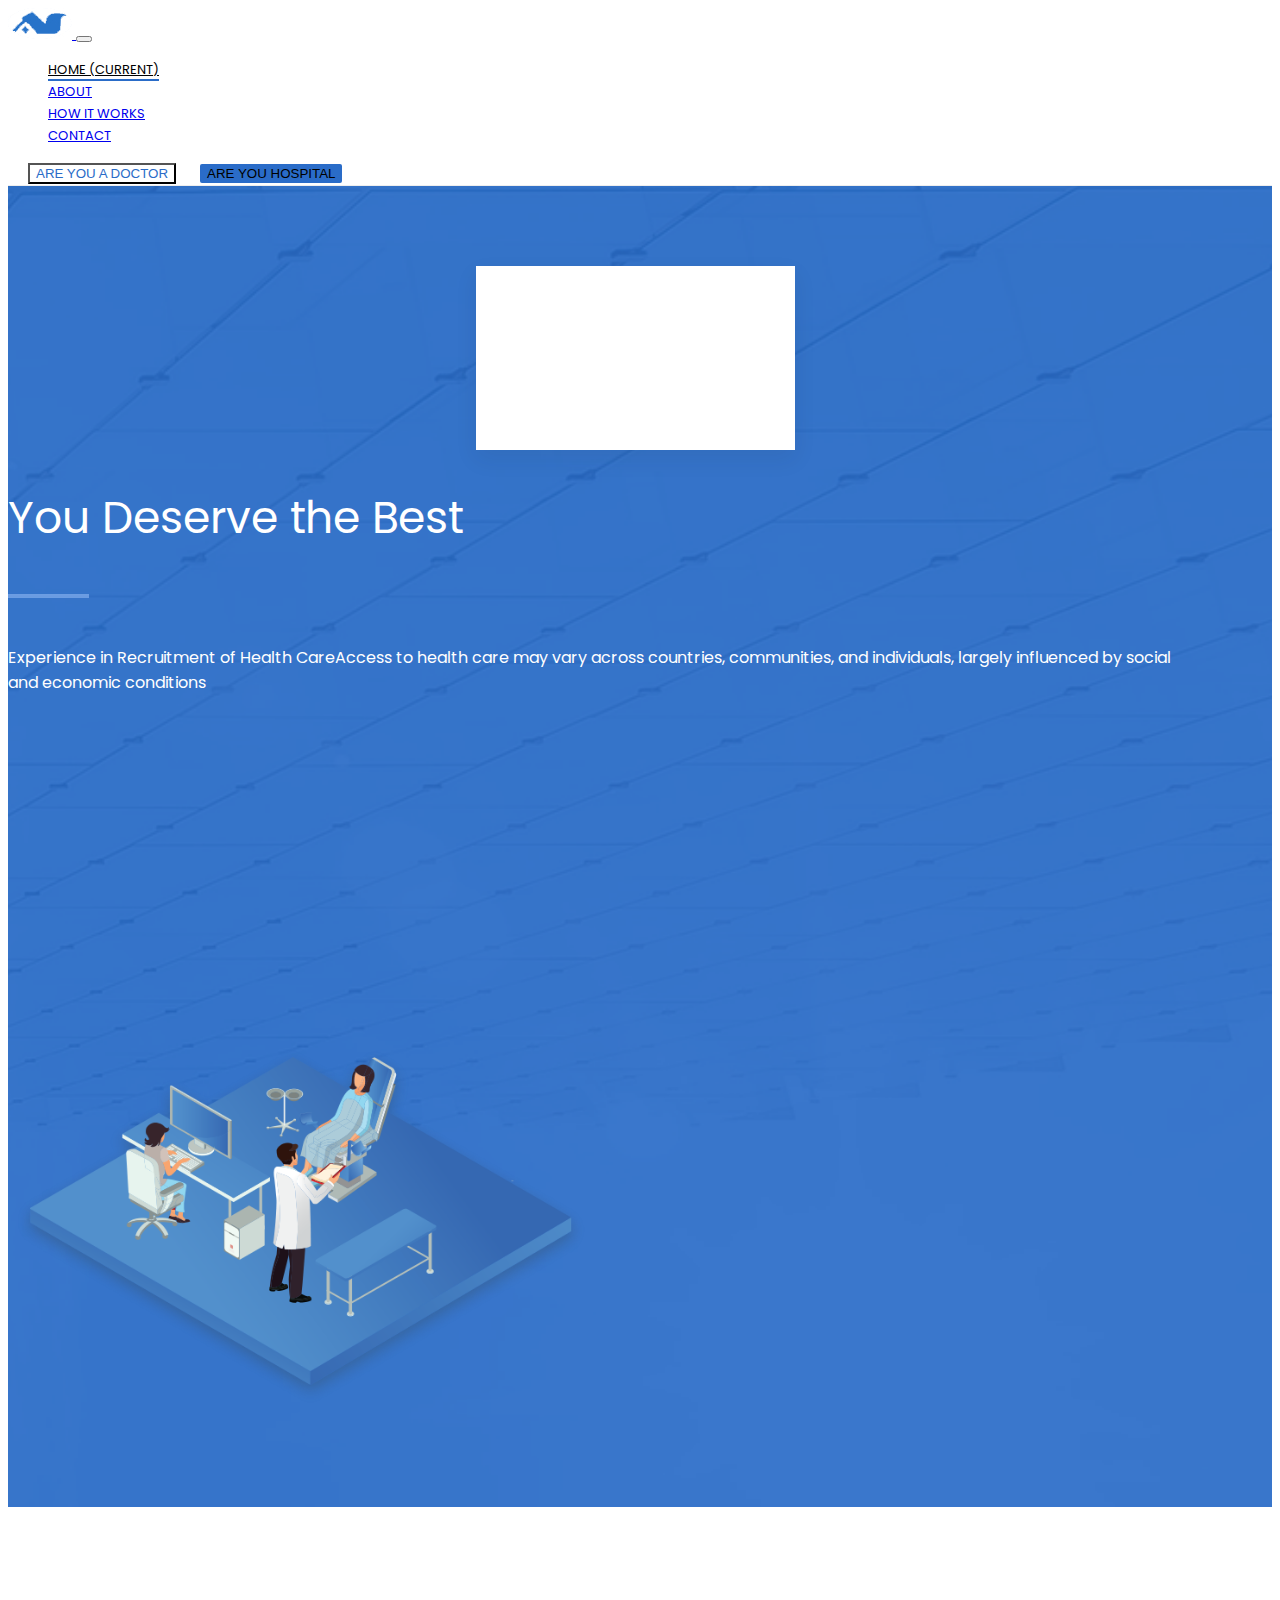
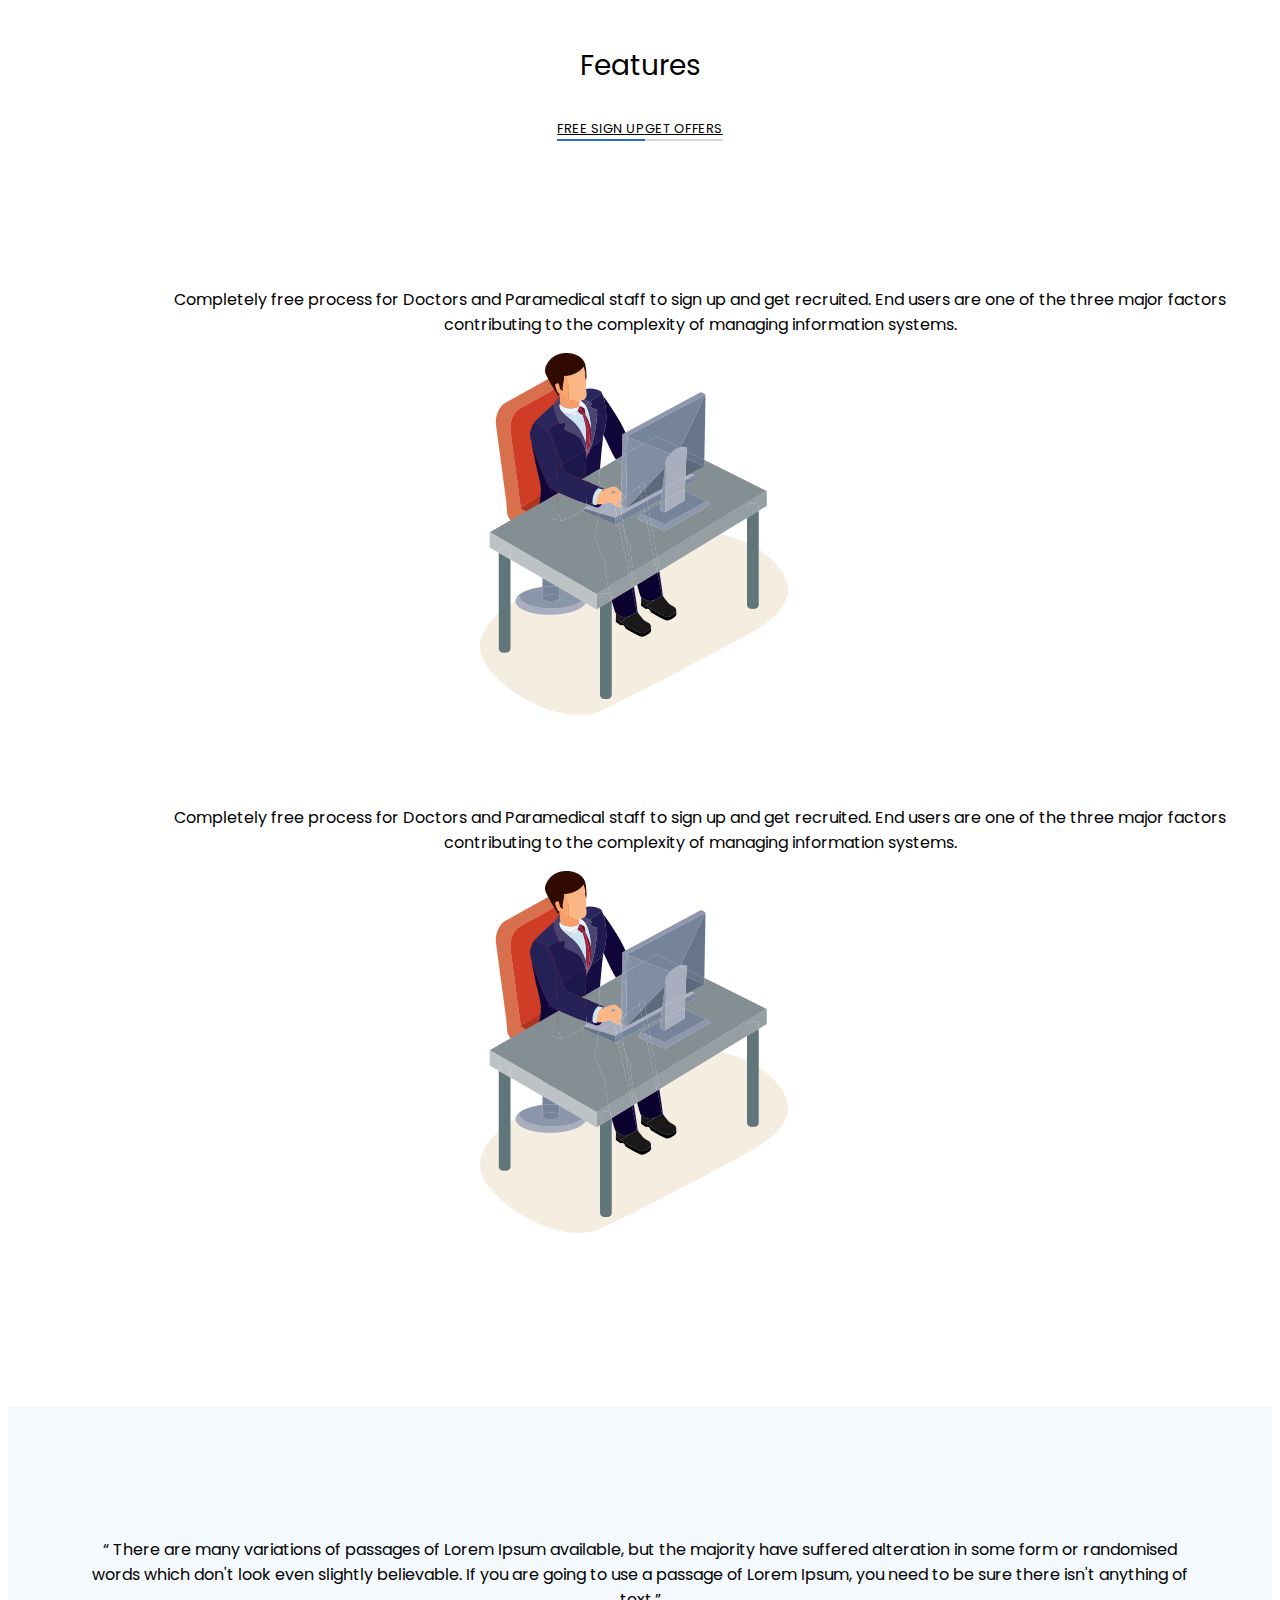
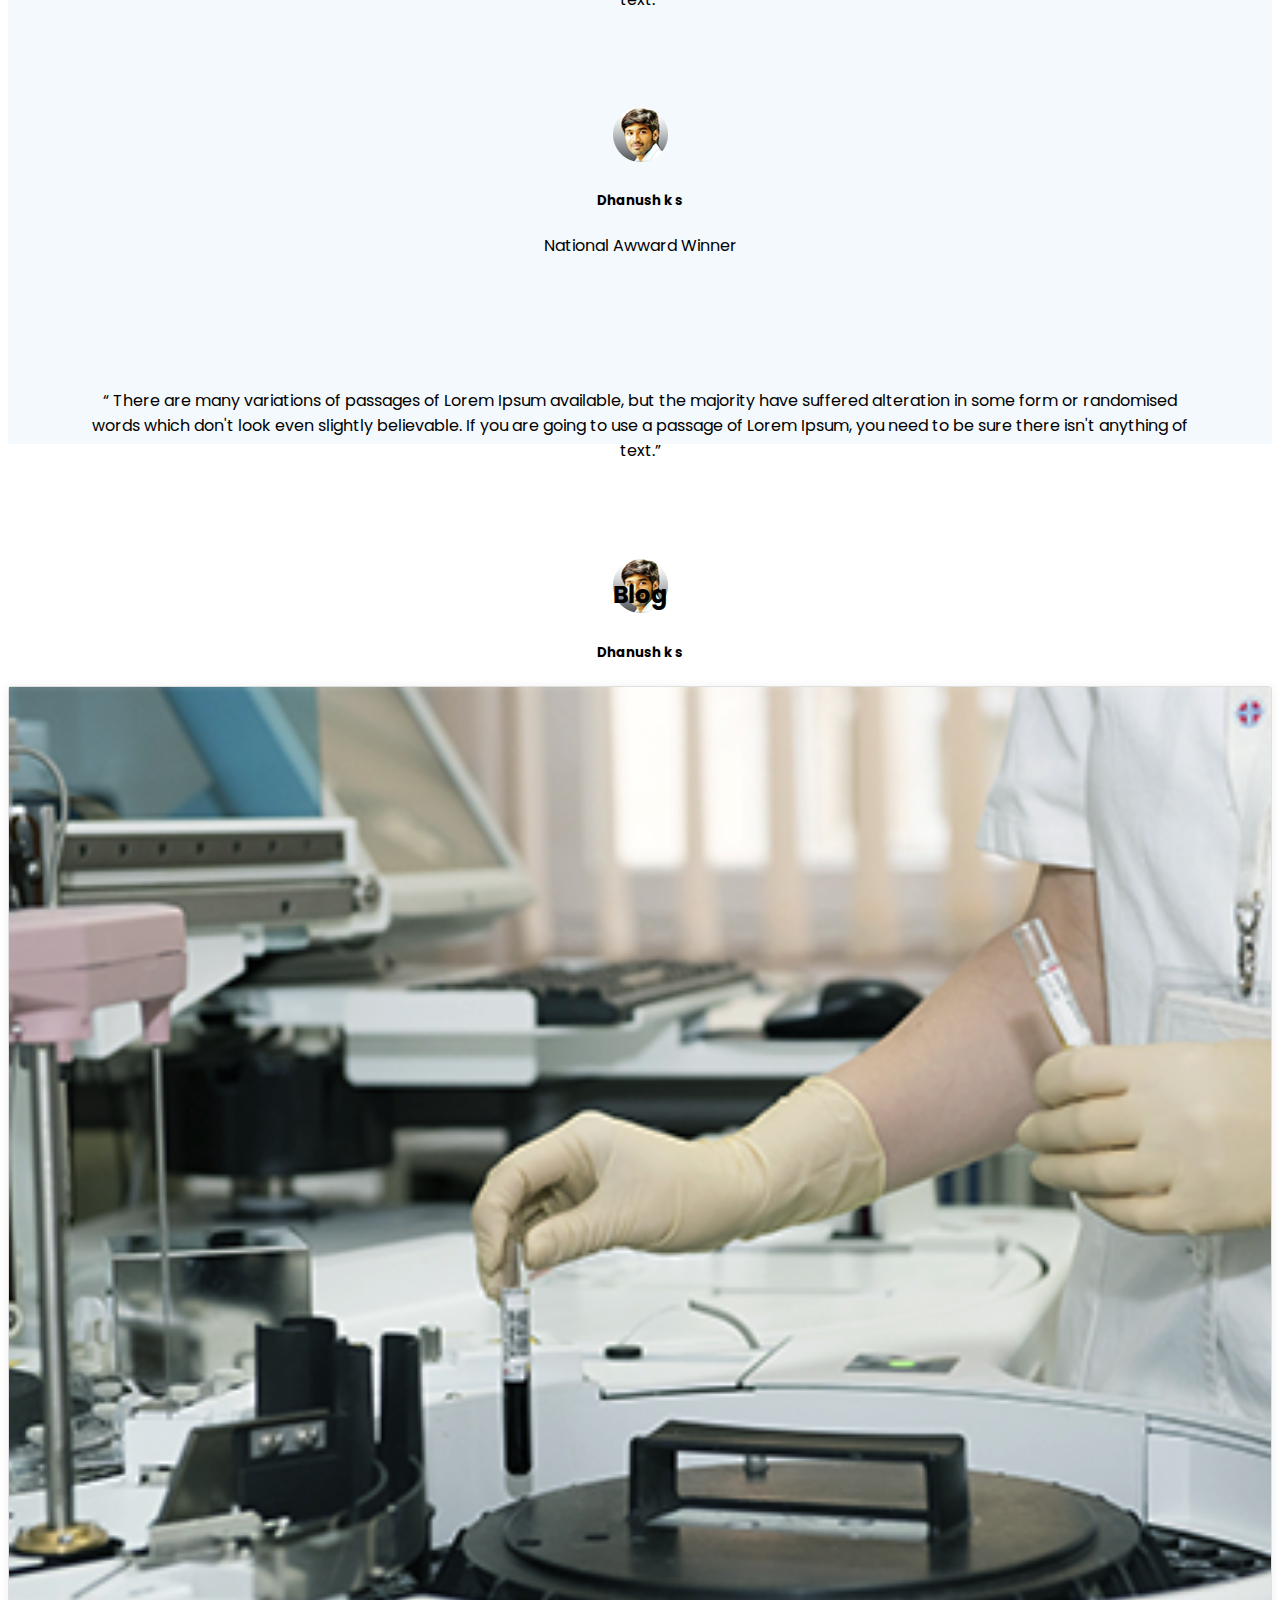
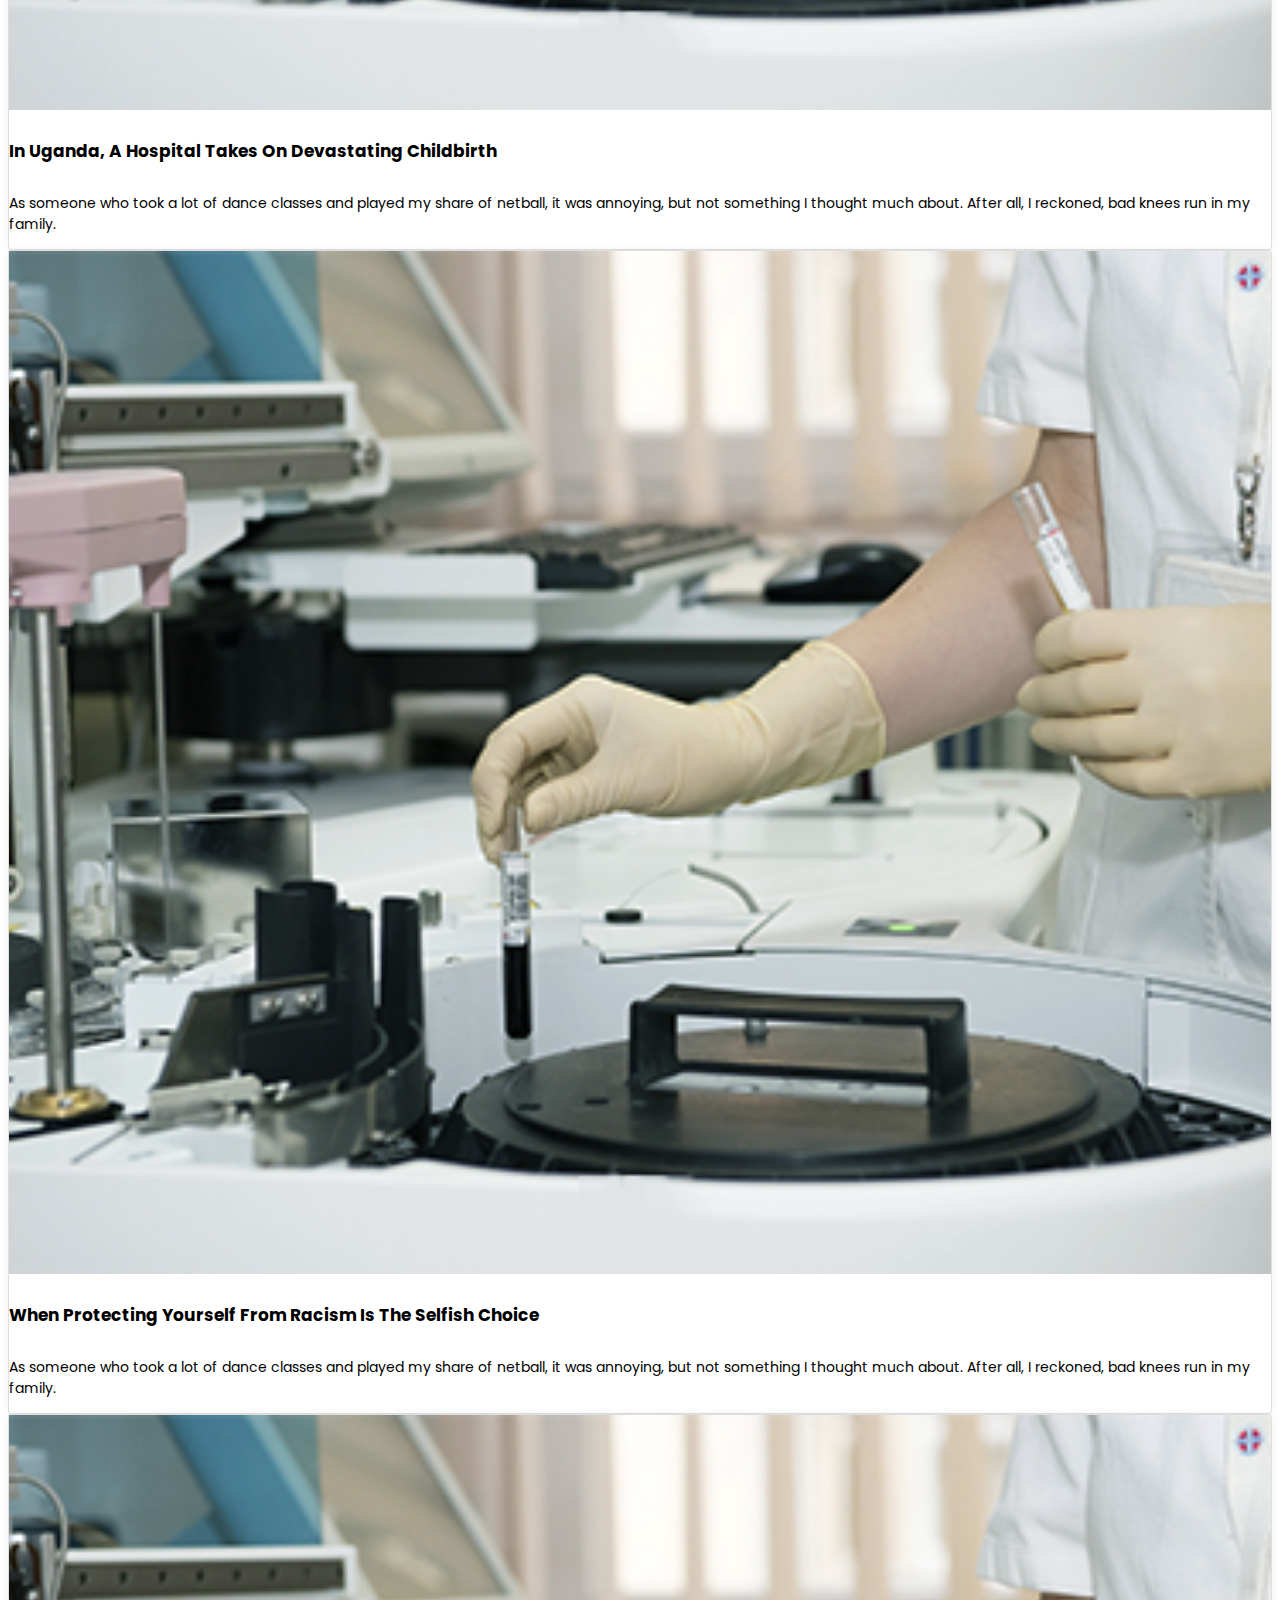
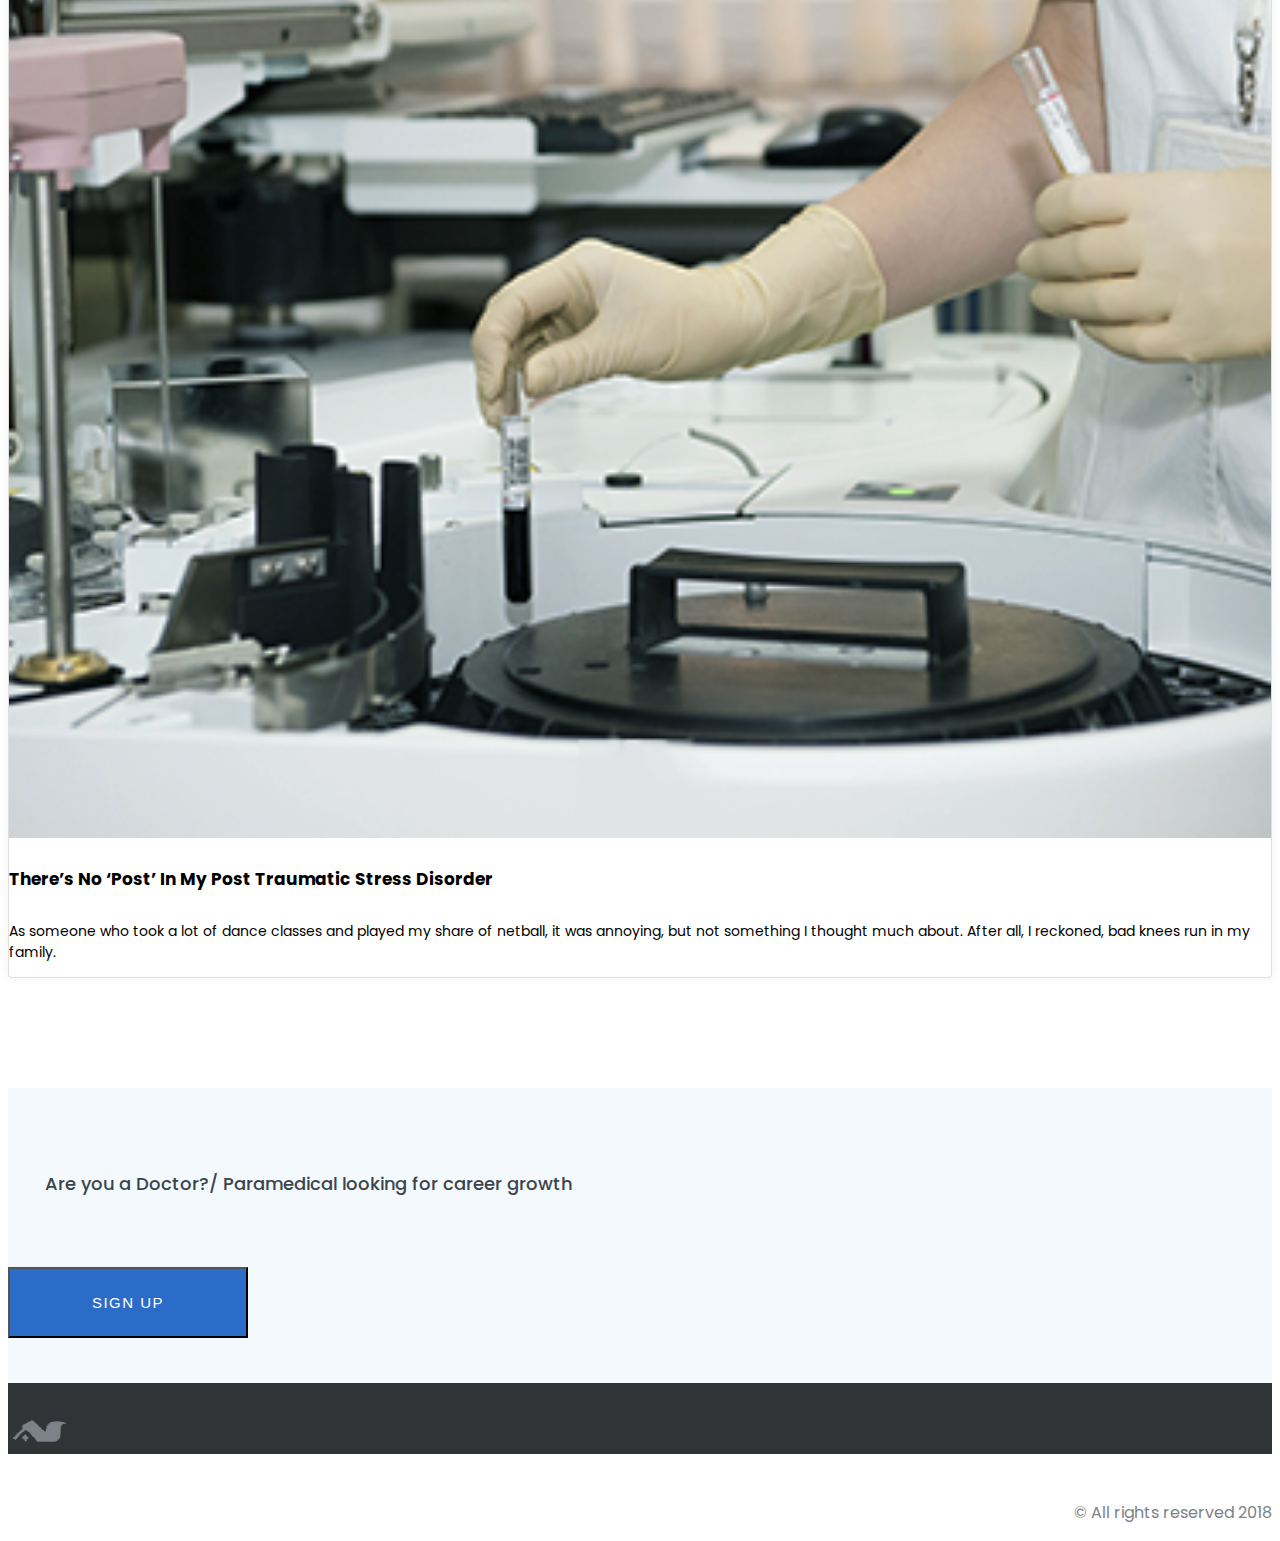
<file: index.html>
<!doctype html>
<html lang="en">
   <head>
      <!-- Required meta tags -->
      <meta charset="utf-8">
      <meta name="viewport" content="width=device-width, initial-scale=1, shrink-to-fit=no">
      <!-- Bootstrap CSS -->
      <link rel="stylesheet" href="https://stackpath.bootstrapcdn.com/bootstrap/4.1.1/css/bootstrap.min.css" integrity="sha384-WskhaSGFgHYWDcbwN70/dfYBj47jz9qbsMId/iRN3ewGhXQFZCSftd1LZCfmhktB" crossorigin="anonymous">
      <link rel="stylesheet" type="text/css" href="asset/css/style.css">
      <link rel="stylesheet" type="text/css" href="asset/css/responsive.css">
      <link rel="stylesheet" href="asset/css/magnific-popup.css">
      <title>Hello World</title>
   </head>
   <body>
        <header class="home-nav">
         <div class="container">
            <nav class="navbar navbar-expand-lg navbar-light">
               <a class="navbar-brand" href="#">
               <img src="asset/Images/logo.jpg">
               </a>
               <button class="navbar-toggler" type="button" data-toggle="collapse" data-target="#navbarSupportedContent" aria-controls="navbarSupportedContent" aria-expanded="false" aria-label="Toggle navigation">
               <span class="navbar-toggler-icon"></span>
               </button> 
               <div class="collapse navbar-collapse" id="navbarSupportedContent">
                  <ul class="navbar-nav mr-auto manin-navbar">
                     <li class="nav-item active">
                        <a class="nav-link" href="index.html">Home <span class="sr-only">(current)</span></a>
                     </li>
                     <li class="nav-item">
                        <a class="nav-link" href="about.html">About</a>
                     </li>
                     <li class="nav-item">
                        <a class="nav-link " href="how.html">How It Works</a>
                     </li>
                     <li class="nav-item">
                        <a class="nav-link " href="contact.html">Contact</a>
                     </li>
                  </ul>
                  <form class="form-outline">
                    <a href="#test-popup2" class="open-popup-link">
                     <button type="button" class="btn btn-outline-primary header-button-right" >Are you a doctor</button>
                   </a>
                     <a href="#test-popup" class="open-popup-link">
                     <button type="button" class="btn btn-primary header-button-left">Are you hospital</button>
                   </a>
                  </form>
               </div>
            </nav>
         </div>
      </header>
      <section clas="home-hero" style="background-image: url(asset/Images/hero-1.png); background-color:  #2a6cc8; background-repeat: no-repeat;
         background-size: cover;">
         <div class="container">
            <div class="row">
               <div class="col-sm-6 " >
                  <div class="home-content">
                     <div class="home-title">
                        <p style="font-size: 44px; ">You Deserve the Best</p>
                     </div>
                     <div class="line"></div>
                     <div class="home-text1">
                        <p >Experience in Recruitment of Health CareAccess to health care may vary across countries, communities, and individuals, largely influenced by social and economic conditions</p>
                     </div>
                  </div>
               </div>
               <div class="col-sm-6 " >
                  <img class="img-responsive img6" src="asset/Images/hero7.png" >
               </div>
            </div>
         </div>
      </section>
      <section class="home-feature">
         <div class="home-features">
            <div class="container ">
               <div class="row justify-content-center">
                  <center>
                     <p class="home-text">Features</p>
                     <div class="col-sm-12" >
                        <nav >
                           <div class="nav nav-tabs nav-fill " id="nav-tab" role="tablist">
                              <a class="nav-item nav-link active show" id="nav-freesignup-tab" data-toggle="tab" href="#nav-freesignup" role="tab" aria-controls="nav-freesignup" aria-selected="trure">Free sign up</a>
                              <a class="nav-item nav-link" id="nav-getoffers-tab" data-toggle="tab" href="#nav-getoffers" role="tab" aria-controls="nav-getoffers" aria-selected="false">Get offers</a>
                           </div>
                        </nav>
                     </div>
                     <div class="tab-content " id="nav-tabContent">
                        <div class="tab-pane fade active show" id="nav-freesignup" role="tabpanel" aria-labelledby="nav-freesignup-tab">
                           <div class="row">
                              <div class="col-sm-6" >
                                 <p class="home-text6 ">Completely free process for Doctors and Paramedical
                                    staff to sign up and get recruited. End users are one 
                                    of the three major factors contributing to the complexity
                                    of managing information systems.
                                 </p>
                              </div>
                              <div class="col-sm-6 ">
                                 <img class="img1 " src="asset/Images/hero-2.png">
                              </div>
                           </div>
                        </div>
                        <div class="tab-pane fade" id="nav-getoffers" role="tabpanel" aria-labelledby="nav-getoffers-tab">
                           <div class="row">
                              <div class="col-sm-6" >
                                 <p class="home-text6 ">Completely free process for Doctors and Paramedical
                                    staff to sign up and get recruited. End users are one 
                                    of the three major factors contributing to the complexity
                                    of managing information systems.
                                 </p>
                              </div>
                              <div class="col-sm-6 " >
                                 <img class="img1 " src="asset/Images/hero-2.png">
                              </div>
                           </div>
                        </div>
                     </div>
                  </center>
               </div>
            </div>
         </div>
      </section>
      <section class="home-carousels"  style="background-image: url(asset/Images/rectangle-13.png); height: 637px;" >
         <div class="container">
            <div class="row">
               <div class="col-md-8 col-center m-auto">
                  <div class="quote"><i class="fa fa-quote-left fa-4x"></i></div>
                  <div id="myCarousel" class="carousel slide" data-ride="carousel">
                     <!-- Wrapper for carousel items -->
                     <div class="carousel-inner">
                        <div class="item carousel-item active">
                           <p class="testimonial">“ There are many variations of passages of Lorem Ipsum available, but the majority have suffered alteration in some form or randomised words which don't look even slightly believable. If you are going to use a passage of Lorem Ipsum, you need to be sure there isn't anything of text.”</p>
                           <div class="car-content">
                              <img src="asset/Images/layer-13.png" class="img9">
                              <h5>Dhanush k s</h5>
                              <span>National Awward Winner</span>
                           </div>
                        </div>
                        <div class="item carousel-item">
                           <p class="testimonial">“ There are many variations of passages of Lorem Ipsum available, but the majority have suffered alteration in some form or randomised words which don't look even slightly believable. If you are going to use a passage of Lorem Ipsum, you need to be sure there isn't anything of text.”</p>
                           <div class="car-content" >
                              <img src="asset/Images/layer-13.png" class="img9">
                              <h5>Dhanush k s</h5>
                              <span>National Awward Winner</span>
                           </div>
                        </div>
                     </div>
                     <!-- Carousel controls -->
                     <a class="carousel-control left carousel-control-prev" href="#myCarousel" data-slide="prev">
                     <img src="asset/Images/back.png">
                     </a>
                     <a class="carousel-control right carousel-control-next" href="#myCarousel" data-slide="next">
                     <img src="asset/Images/back-copy.png">
                     </a>
                     <div class="card-custom"></div>
                  </div>
               </div>
            </div>
         </div>
      </section>
      <section class="home-card " >
         <div class="home-cards">
            <div class="container">
               <h2 class=" home-heading ">Blog</h2>
               <div class="row ">
                  <div class="col-sm-4" >
                     <div class="card" >
                        <img class="card-img-top" src="asset/Images/layer-14.png" alt="Card image">
                        <div class="card-body">
                           <h5 class="card-title">In Uganda, A Hospital Takes On Devastating Childbirth</h5>
                           <p class="card-text">As someone who took a lot of dance classes and played my share of netball, it was annoying, but not something I thought much about. After all, I reckoned, bad knees run in my family.</p>
                        </div>
                     </div>
                  </div>
                  <div class="col-sm-4" >
                     <div class="card" >
                        <img class="card-img-top" src="asset/Images/layer-14.png" alt="Card image">
                        <div class="card-body">
                           <h5 class="card-title">When Protecting Yourself From Racism Is The Selfish Choice</h5>
                           <p class="card-text">As someone who took a lot of dance classes and played my share of netball, it was annoying, but not something I thought much about. After all, I reckoned, bad knees run in my family.</p>
                        </div>
                     </div>
                  </div>
                  <div class="col-sm-4" >
                     <div class="card" >
                        <img class="card-img-top" src="asset/Images/layer-14.png" alt="Card image">
                        <div class="card-body">
                           <h5 class="card-title">There’s No ‘Post’ In My Post Traumatic Stress Disorder</h5>
                           <p class="card-text">As someone who took a lot of dance classes and played my share of netball, it was annoying, but not something I thought much about. After all, I reckoned, bad knees run in my family.</p>
                        </div>
                     </div>
                  </div>
               </div>
            </div>
         </div>
      </section>
      <section class="about-end">
         <div class="container">
            <div class="row">
               <div class="col-sm-2" text-center></div>
               <div class="col-sm-5">
                  <p class="abt-content">Are you a Doctor?/ Paramedical looking for career growth</p>
               </div>
               <div class="col-sm-5" text-center>
                  <a href="#test-popup2" class="open-popup-link">
                  <button type="button" class="btn btn-primary header-button-right about-sign">SIGN UP</button>
               </a>
               </div>
            </div>
         </div>
      </section>
      <footer class="home-foots" style="background-image: url(asset/Images/rectangle-10.png);">
         <div class="home-foot">
            <div class="container">
               <div class="row">
                  <div class="col-sm-6 ">
                     <img src="asset/Images/logo1.png" class="img-responsive img2">
                  </div>
                  <div class="col-sm-6">
                     <p class="home-text5">© All rights reserved 2018</p>
                  </div>
               </div>
            </div>
         </div>
      </footer>

      
 <div id="test-popup" class="white-popup mfp-hide">
  <div class="row">
    <div class="col-sm-6">
  <div class="img5" style="background-image: url(asset/Images/image.jpg);background-repeat: no-repeat;background-size: cover;background-position: 50% 50%; height: 743px; ">
       <p class="popup-text">Find the Doctors with our Application</p> 
       <div class="popup-line"></div>
    </div>
  </div>

      <div class="col-sm-6">
                  <div class="popup-tabs">
                  <nav>

                     <div class="nav nav-tabs nav-fill " id="nav-popup-tab" role="tablist">
                        <a class="nav-item nav-link active show" id="nav-signup-tab" data-toggle="tab" href="#nav-signup" role="tab" aria-controls="nav-signup" aria-selected="true">sign up</a>
                        <a class="nav-item nav-link" id="nav-signin-tab" data-toggle="tab" href="#nav-signin" role="tab" aria-controls="nav-signin" aria-selected="false">sign in</a>
                     </div>
                    
                  </nav>
                  </div>
               
                  <div class="tab-content " id="nav-tabContents">
                     <div class="tab-pane fade active show" id="nav-signup" role="tabpanel" aria-labelledby="nav-signup-tab">
                        <form >
                            <div class="form-group">
                              <label class="form-text" for="hospitalname">Hospital Name <span style="color: red">*</span></label>
                              <input type="text" class="form-control" id="hospi-name"  name="Hospital Name">
                            </div>
                            <div class="form-group">
                                <label class="form-text" for="email">Email Address <span style="color: red">*</span></label>
                                <input type="email" class="form-control" id="email" name="Email Address">
                             </div>
                            <div class="form-group">
                              <label class="form-text" for="pwd">Password <span style="color: red">*</span></label>
                              <input type="password" class="form-control" id="pwd" name="Password">
                            </div>
                            <div class="form-group">
                              <label class="form-text" for="phonenumber">Phone Number  <span style="color: red">*</span></label>
                              <input type="text" class="form-control" id="num" name="Phone Number">
                            </div>
                            <div class="form-group">
                              <label class="form-text" for="city">City <span style="color: red">*</span></label>
                              <input type="text" class="form-control" id="city" name="City">
                            </div>
                            <div class="form-group">
                              <label class="form-text" for="address">Address  <span style="color: red">*</span></label>
                               <textarea class="form-control" id="address" rows="3"></textarea>
                            </div>
                            <button type="submit" class="btn btn-primary" id="btn-popup">signup</button>
                      </form>
                  </div>
                     <div class="tab-pane fade" id="nav-signin" role="tabpanel" aria-labelledby="nav-signin-tab">
                        
                          <form>
                          <div class="form-group">
                                <label class="form-text" for="email">Email Address <span style="color: red">*</span></label>
                                <input type="email" class="form-control" id="email" name="Email Address">
                             </div>
                            <div class="form-group">
                              <label class="form-text" for="pwd">Password <span style="color: red">*</span></label>
                              <input type="password" class="form-control" id="pwd" name="Password">
                            </div>
                            <button type="submit" class="btn btn-primary" id="btn-popup">submit</button>
                            <a href="#" class="forgot">Forgot Password</a>
                          </form>
                  
                     </div>
                  </div>
                </div>

              

</div>
</div>





 <div id="test-popup2" class="white-popup mfp-hide">
  <div class="row">
    <div class="col-sm-6">
  <div class=" img5" style="background-image: url(asset/Images/image.jpg);background-repeat: no-repeat;background-size: cover;background-position: 50% 50%; height: 743px;">
       <p class="popup-text">Find an Career with our Application</p> 
       <div class="popup-line"></div>
    </div>
</div>
      <div class="col-sm-6">
                  <div class="popup-tabs">
                  <nav>

                     <div class="nav nav-tabs nav-fill " id="nav-popup-tab" role="tablist">
                        <a class="nav-item nav-link active show" id="nav-signup-tab" data-toggle="tab" href="#nav-signup" role="tab" aria-controls="nav-signup" aria-selected="true">sign up</a>
                        <a class="nav-item nav-link" id="nav-signin-tab" data-toggle="tab" href="#nav-signin" role="tab" aria-controls="nav-signin" aria-selected="false">sign in</a>
                     </div>
                    
                  </nav>
                  </div>
               
                  <div class="tab-content " id="nav-tabContents">
                     <div class="tab-pane fade active show" id="nav-signup" role="tabpanel" aria-labelledby="nav-signup-tab">
                        <form >
                            <div class="form-group">
                              <label class="form-text" for="firstname">First Name  <span style="color: red">*</span></label>
                              <input type="text" class="form-control" id="first-name"  name="First Name">
                            </div>
                             <div class="form-group">
                              <label class="form-text" for="lastname">Last Name  <span style="color: red">*</span></label>
                              <input type="text" class="form-control" id="last-name"  name="Last Name *">
                            </div>
                            <div class="form-group">
                                <label class="form-text" for="email">Email Address <span style="color: red">*</span></label>
                                <input type="email" class="form-control" id="email" name="Email Address">
                             </div>
                            <div class="form-group">
                              <label class="form-text" for="pwd">Password <span style="color: red">*</span></label>
                              <input type="password" class="form-control" id="pwd" name="Password">
                            </div>
                            <div class="form-group">
                              <label class="form-text" for="phonenumber">Phone Number  <span style="color: red">*</span></label>
                              <input type="text" class="form-control" id="num" name="Phone Number">
                            </div>
                            
                            
                            <button type="submit" class="btn btn-primary " id="btn-popup">signup</button>
                      </form>
                  </div>
                     <div class="tab-pane fade" id="nav-signin" role="tabpanel" aria-labelledby="nav-signin-tab">
                        
                          <form>
                          <div class="form-group">
                                <label class="form-text" for="email">Email Address <span style="color: red">*</span></label>
                                <input type="email" class="form-control" id="email" name="Email Address">
                             </div>
                            <div class="form-group">
                              <label class="form-text" for="pwd">Password <span style="color: red">*</span></label>
                              <input type="password" class="form-control" id="pwd" name="Password">
                            </div>
                            <button type="submit" class="btn btn-primary" id="btn-popup">submit</button>
                            <a href="#" class="forgot">Forgot Password</a>
                          </form>
                  
                     </div>
                  </div>
                </div>

              

</div>
</div>

      <!-- Optional JavaScript -->
      <!-- jQuery first, then Popper.js, then Bootstrap JS -->
      <script src="https://code.jquery.com/jquery-3.3.1.slim.min.js" integrity="sha384-q8i/X+965DzO0rT7abK41JStQIAqVgRVzpbzo5smXKp4YfRvH+8abtTE1Pi6jizo" crossorigin="anonymous"></script>
      <script src="https://cdnjs.cloudflare.com/ajax/libs/popper.js/1.14.3/umd/popper.min.js" integrity="sha384-ZMP7rVo3mIykV+2+9J3UJ46jBk0WLaUAdn689aCwoqbBJiSnjAK/l8WvCWPIPm49" crossorigin="anonymous"></script>
      <script src="https://stackpath.bootstrapcdn.com/bootstrap/4.1.1/js/bootstrap.min.js" integrity="sha384-smHYKdLADwkXOn1EmN1qk/HfnUcbVRZyYmZ4qpPea6sjB/pTJ0euyQp0Mk8ck+5T" crossorigin="anonymous"></script>
      <script src="asset/js/jquery.magnific-popup.js"></script>
      <script src="asset/js/java.js"></script>
 
   </body>
</html>
</file>
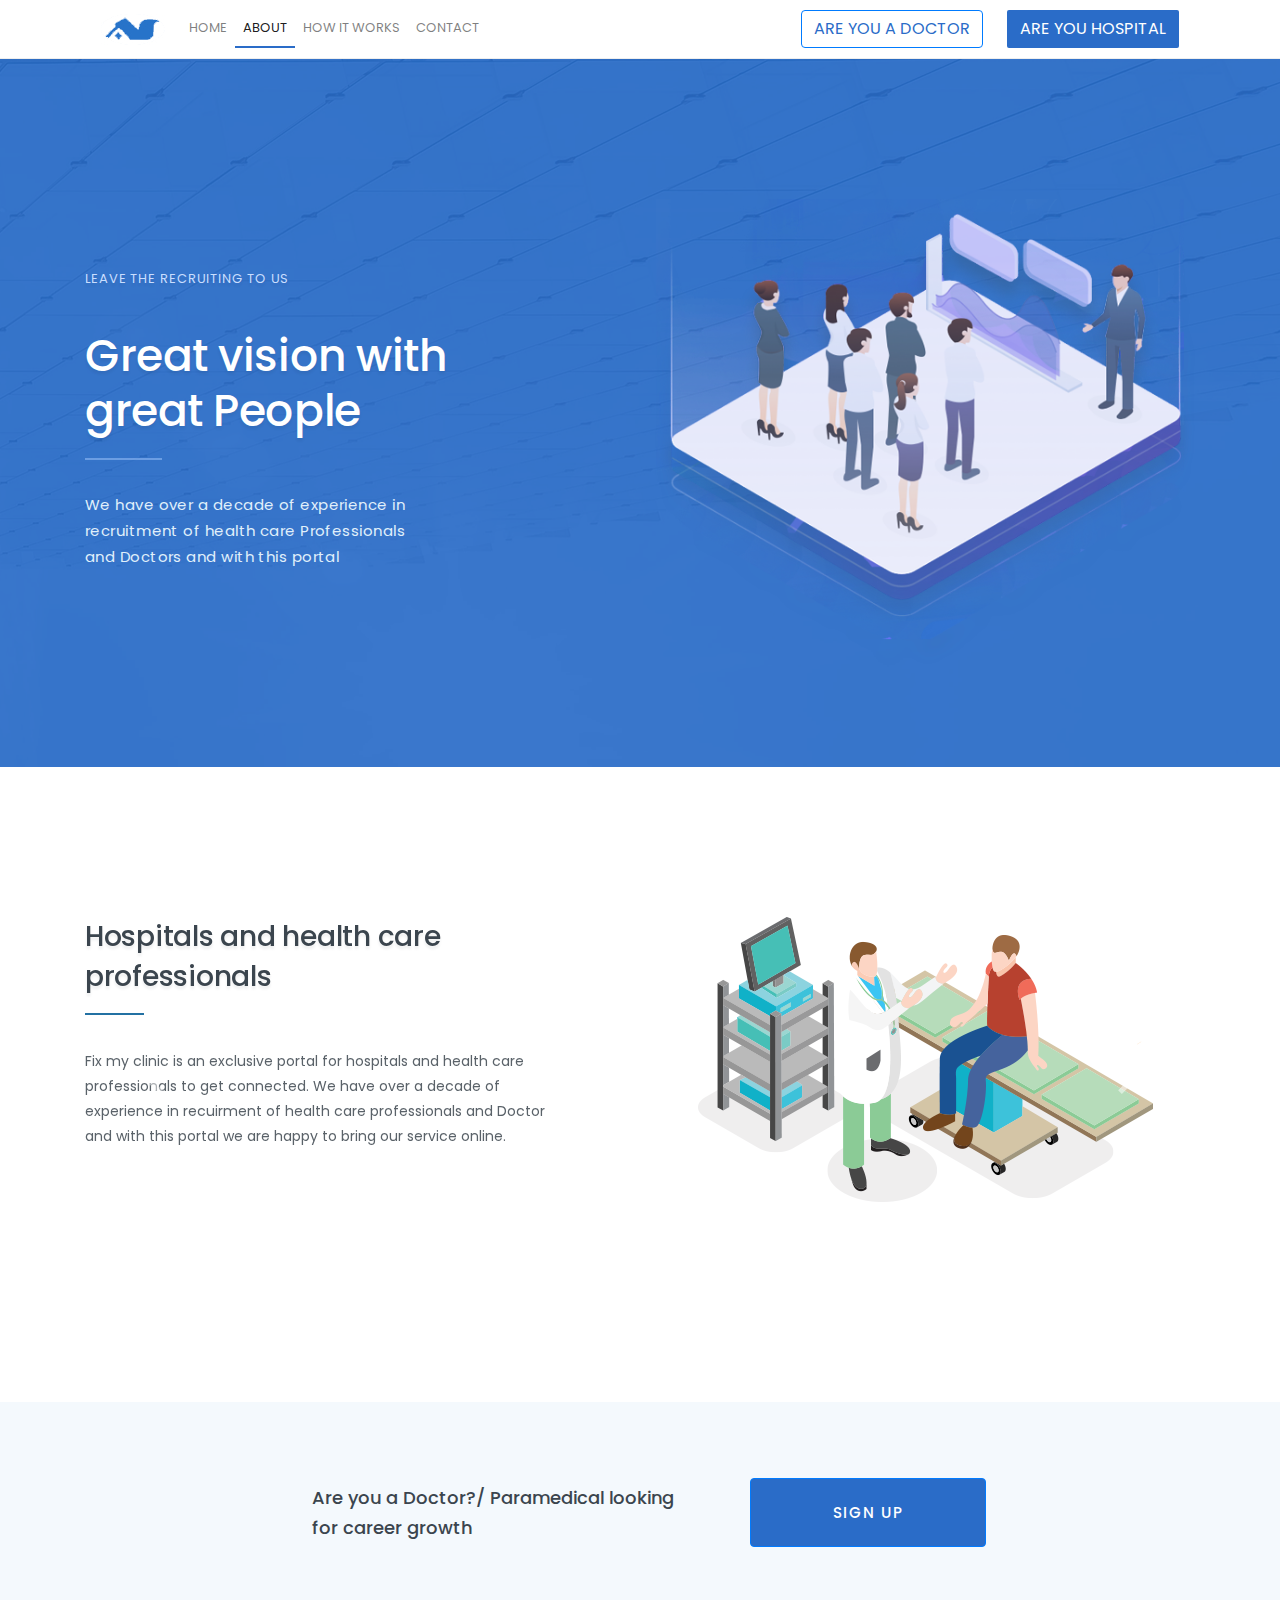
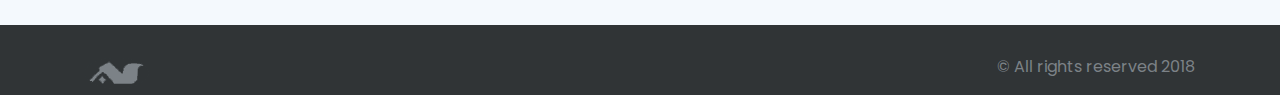
<file: about.html>
<!doctype html>
<html lang="en">
   <head>
      <meta charset="utf-8">
      <meta name="viewport" content="width=device-width, initial-scale=1, shrink-to-fit=no">
      <link rel="stylesheet" type="text/css" href="asset/css/style.css">
      <link rel="stylesheet" href="https://stackpath.bootstrapcdn.com/bootstrap/4.1.1/css/bootstrap.min.css" integrity="sha384-WskhaSGFgHYWDcbwN70/dfYBj47jz9qbsMId/iRN3ewGhXQFZCSftd1LZCfmhktB" crossorigin="anonymous">
      <link rel="stylesheet" href="https://maxcdn.bootstrapcdn.com/bootstrap/4.1.0/css/bootstrap.min.css">
      <link rel="stylesheet" type="text/css" href="asset/css/responsive.css">
      <link rel="stylesheet" href="asset/css/magnific-popup.css">
      <title>About</title>
   </head>
   <body>
      <header class="home-nav">
         <div class="container">
            <nav class="navbar navbar-expand-lg navbar-light">
               <a class="navbar-brand" href="#">
               <img src="asset/Images/logo.jpg">
               </a>
               <button class="navbar-toggler" type="button" data-toggle="collapse" data-target="#navbarSupportedContent" aria-controls="navbarSupportedContent" aria-expanded="false" aria-label="Toggle navigation">
               <span class="navbar-toggler-icon"></span>
               </button> 
               <div class="collapse navbar-collapse" id="navbarSupportedContent">
                  <ul class="navbar-nav mr-auto manin-navbar">
                     <li class="nav-item ">
                        <a class="nav-link" href="index.html">Home <span class="sr-only">(current)</span></a>
                     </li>
                     <li class="nav-item active">
                        <a class="nav-link" href="about.html">About</a>
                     </li>
                     <li class="nav-item">
                        <a class="nav-link " href="how.html">How It Works</a>
                     </li>
                     <li class="nav-item">
                        <a class="nav-link " href="contact.html">Contact</a>
                     </li>
                  </ul>
                  <form class="form-outline">
                    <a href="#test-popup2" class="open-popup-link">
                     <button type="button" class="btn btn-outline-primary header-button-right" >Are you a doctor</button>
                   </a>
                     <a href="#test-popup" class="open-popup-link">
                     <button type="button" class="btn btn-primary header-button-left">Are you hospital</button>
                   </a>
                  </form>
               </div>
            </nav>
         </div>
      </header>
      <section  class="about-s" style="background-image: url(asset/Images/hero-1.png);">
         <div class="container" class="about-head1" >
            <div class="row justify-content-center">
               <div class="col-sm-6 " text-center >
                  <div class="about-main-title">
                     <p class="about-subtitle"> LEAVE THE RECRUITING TO US</p>
                     <div class="row"  >
                        <div class="col-sm-10" text-center >
                           <p class="about-subtitle1" text center> Great vision with great People </p>
                        </div>
                        <div class="col-sm-2" text-center ></div>
                     </div>
                     <div class="about-line"></div>
                     <div class="row"  >
                        <div class="col-sm-8" text-center >
                           <p class="about-subtitle2"> We have over a decade of experience in recruitment of health care Professionals and Doctors and with this portal </p>
                        </div>
                        <div class="col-sm-4" text-center ></div>
                     </div>
                  </div>
               </div>
               <div class="col-sm-6 "   text-center>
                  <div class="about1-img">
                     <img  class="img-fluid  art1"  src="asset/Images/new.png" class="img-responsive">
                  </div>
               </div>
            </div>
         </div>
      </section>
      <section  class="about-s1">
         <div id="demo" class="carousel slide" data-ride="carousel">
         <ol class="carousel-indicators">
            <li  data-target="#demo" data-slide-to="0" class="active" ></li>
            <li  data-target="#demo" data-slide-to="1"></li>
            <li  data-target="#demo" data-slide-to="2"></li>
         </ol>
         <div class="carousel-inner">
         <div class="carousel-item active">
            <div class="container">
               <div class="row">
                  <div class="col-sm-6"  text-center>
                     <p class="head2">Hospitals and health care professionals</p>
                     <div class="about-line1"></div>
                     <div class="row">
                        <div class="col-sm-11" text-center >
                           <p class="para2">Fix my clinic is an exclusive portal for hospitals and health care professionals to get connected. We have over a decade of experience in recuirment of health care professionals and Doctor and with this portal we are happy to bring our service online.</p>
                        </div>
                        <div class="col-sm-1" text-center ></div>
                     </div>
                  </div>
                  <div class="col-sm-6" text-center>
                     <img  class="img-fluid  art2"   src="asset/Images/about1.png" alt="First slide">
                  </div>
               </div>
            </div>
         </div>
            <div class="carousel-item">
                 <div class="container">
                    <div class="row">
                       <div class="col-sm-6"  text-center>
                          <p class="head2">Hospitals and health care professionals</p>
                          <div class="about-line1"></div>
                            <div class="row">
                            <div class="col-sm-11"  text-center> 
                             <p class="para2">Fix my clinic is an exclusive portal for hospitals and health care professionals to get connected. We have over a decade of experience in recuirment of health care professionals and Doctor and with this portal we are happy to bring our service online.</p>
                          </div>
                                      <div class="col-sm-1" text-center ></div>
                       </div> 
                         
                       </div>
                       <div class="col-sm-6" text-center>
                 <img  class="img-fluid  art2"   src="asset/Images/about1.png" alt="First slide">
               </div>
              
             </div>
            </div>
            </div>
          <div class="carousel-item">
                 <div class="container">
                    <div class="row">
                       <div class="col-sm-6"  text-center>
                          <p class="head2">Hospitals and health care professionals</p>
                          <div class="about-line1"></div>
                            <div class="row">
                            <div class="col-sm-11" text-center > 
                             <p class="para2">Fix my clinic is an exclusive portal for hospitals and health care professionals to get connected. We have over a decade of experience in recuirment of health care professionals and Doctor and with this portal we are happy to bring our service online.</p>
                          </div>
                                      <div class="col-sm-1" text-center ></div>
                       </div> 
                         
                       </div>
                       <div class="col-sm-6" text-center>
                 <img  class="img-fluid  art2"   src="asset/Images/about1.png" alt="First slide">
               </div>
              
             </div>
            </div>
            
            </div>
            
            <a class="carousel-control-prev" href="#demo" data-slide="prev">
               <span class="carousel-control-prev-icon"></span>
             </a>
             <a class="carousel-control-next" href="#demo" data-slide="next">
               <span class="carousel-control-next-icon"></span>
             </a>
             </div>
            </div> 
      </section>
      <section class="about-end">
         <div class="container">
            <div class="row">
               <div class="col-sm-2" text-center></div>
               <div class="col-sm-5">
                  <p class="abt-content">Are you a Doctor?/ Paramedical looking for career growth</p>
               </div>
               <div class="col-sm-5" text-center>
                  <a href="#test-popup2" class="open-popup-link">
                  <button type="button" class="btn btn-primary header-button-right about-sign">SIGN UP</button>
               </a>
               </div>
            </div>
         </div>
      </section>
       <footer class="home-foots" style="background-image: url(asset/Images/rectangle-10.png);">
         <div class="home-foot">
            <div class="container">
               <div class="row">
                  <div class="col-sm-6 ">
                     <img src="asset/Images/logo1.png" class="img-responsive img2">
                  </div>
                  <div class="col-sm-6">
                     <p class="home-text5">© All rights reserved 2018</p>
                  </div>
               </div>
            </div>
         </div>
      </footer>

      
 <div id="test-popup" class="white-popup mfp-hide">
  <div class="row">
    <div class="col-sm-6">
  <div class="img5" style="background-image: url(asset/Images/image.jpg);background-repeat: no-repeat;background-size: cover;background-position: 50% 50%; height: 743px; ">
       <p class="popup-text">Find the Doctors with our Application</p> 
       <div class="popup-line"></div>
    </div>
  </div>

      <div class="col-sm-6">
                  <div class="popup-tabs">
                  <nav>

                     <div class="nav nav-tabs nav-fill " id="nav-popup-tab" role="tablist">
                        <a class="nav-item nav-link active show" id="nav-signup-tab" data-toggle="tab" href="#nav-signup" role="tab" aria-controls="nav-signup" aria-selected="true">sign up</a>
                        <a class="nav-item nav-link" id="nav-signin-tab" data-toggle="tab" href="#nav-signin" role="tab" aria-controls="nav-signin" aria-selected="false">sign in</a>
                     </div>
                    
                  </nav>
                  </div>
               
                  <div class="tab-content " id="nav-tabContents">
                     <div class="tab-pane fade active show" id="nav-signup" role="tabpanel" aria-labelledby="nav-signup-tab">
                        <form >
                            <div class="form-group">
                              <label class="form-text" for="hospitalname">Hospital Name <span style="color: red">*</span></label>
                              <input type="text" class="form-control" id="hospi-name"  name="Hospital Name">
                            </div>
                            <div class="form-group">
                                <label class="form-text" for="email">Email Address <span style="color: red">*</span></label>
                                <input type="email" class="form-control" id="email" name="Email Address">
                             </div>
                            <div class="form-group">
                              <label class="form-text" for="pwd">Password <span style="color: red">*</span></label>
                              <input type="password" class="form-control" id="pwd" name="Password">
                            </div>
                            <div class="form-group">
                              <label class="form-text" for="phonenumber">Phone Number  <span style="color: red">*</span></label>
                              <input type="text" class="form-control" id="num" name="Phone Number">
                            </div>
                            <div class="form-group">
                              <label class="form-text" for="city">City <span style="color: red">*</span></label>
                              <input type="text" class="form-control" id="city" name="City">
                            </div>
                            <div class="form-group">
                              <label class="form-text" for="address">Address  <span style="color: red">*</span></label>
                               <textarea class="form-control" id="address" rows="3"></textarea>
                            </div>
                            <button type="submit" class="btn btn-primary btn2" id="btn-popup">signup</button>
                      </form>
                  </div>
                     <div class="tab-pane fade" id="nav-signin" role="tabpanel" aria-labelledby="nav-signin-tab">
                        
                          <form>
                          <div class="form-group">
                                <label class="form-text" for="email">Email Address <span style="color: red">*</span></label>
                                <input type="email" class="form-control" id="email" name="Email Address">
                             </div>
                            <div class="form-group">
                              <label class="form-text" for="pwd">Password <span style="color: red">*</span></label>
                              <input type="password" class="form-control" id="pwd" name="Password">
                            </div>
                            <button type="submit" class="btn btn-primary btn1" id="btn-popup">submit</button>
                            <a href="#" class="forgot">Forgot Password</a>
                          </form>
                  
                     </div>
                  </div>
                </div>

              

</div>
</div>





 <div id="test-popup2" class="white-popup mfp-hide">
  <div class="row">
    <div class="col-sm-6">
  <div class=" img5" style="background-image: url(asset/Images/image.jpg);background-repeat: no-repeat;background-size: cover;background-position: 50% 50%; height: 743px;">
       <p class="popup-text">Find an Career with our Application</p> 
       <div class="popup-line"></div>
    </div>
</div>
      <div class="col-sm-6">
                  <div class="popup-tabs">
                  <nav>

                     <div class="nav nav-tabs nav-fill " id="nav-popup-tab" role="tablist">
                        <a class="nav-item nav-link active show" id="nav-signup-tab" data-toggle="tab" href="#nav-signup" role="tab" aria-controls="nav-signup" aria-selected="true">sign up</a>
                        <a class="nav-item nav-link" id="nav-signin-tab" data-toggle="tab" href="#nav-signin" role="tab" aria-controls="nav-signin" aria-selected="false">sign in</a>
                     </div>
                    
                  </nav>
                  </div>
               
                  <div class="tab-content " id="nav-tabContents">
                     <div class="tab-pane fade active show" id="nav-signup" role="tabpanel" aria-labelledby="nav-signup-tab">
                        <form >
                            <div class="form-group">
                              <label class="form-text" for="firstname">First Name  <span style="color: red">*</span></label>
                              <input type="text" class="form-control" id="first-name"  name="First Name">
                            </div>
                             <div class="form-group">
                              <label class="form-text" for="lastname">Last Name  <span style="color: red">*</span></label>
                              <input type="text" class="form-control" id="last-name"  name="Last Name *">
                            </div>
                            <div class="form-group">
                                <label class="form-text" for="email">Email Address <span style="color: red">*</span></label>
                                <input type="email" class="form-control" id="email" name="Email Address">
                             </div>
                            <div class="form-group">
                              <label class="form-text" for="pwd">Password <span style="color: red">*</span></label>
                              <input type="password" class="form-control" id="pwd" name="Password">
                            </div>
                            <div class="form-group">
                              <label class="form-text" for="phonenumber">Phone Number  <span style="color: red">*</span></label>
                              <input type="text" class="form-control" id="num" name="Phone Number">
                            </div>
                            
                            
                            <button type="submit" class="btn btn-primary " id="btn-popup">signup</button>
                      </form>
                  </div>
                     <div class="tab-pane fade" id="nav-signin" role="tabpanel" aria-labelledby="nav-signin-tab">
                        
                          <form>
                          <div class="form-group">
                                <label class="form-text" for="email">Email Address <span style="color: red">*</span></label>
                                <input type="email" class="form-control" id="email" name="Email Address">
                             </div>
                            <div class="form-group">
                              <label class="form-text" for="pwd">Password <span style="color: red">*</span></label>
                              <input type="password" class="form-control" id="pwd" name="Password">
                            </div>
                            <button type="submit" class="btn btn-primary" id="btn-popup">submit</button>
                            <a href="#" class="forgot">Forgot Password</a>
                          </form>
                  
                     </div>
                  </div>
                </div>

              

</div>
</div>
      <script src="https://ajax.googleapis.com/ajax/libs/jquery/3.3.1/jquery.min.js"></script>
      <script src="https://cdnjs.cloudflare.com/ajax/libs/popper.js/1.14.0/umd/popper.min.js"></script>
      <script src="https://maxcdn.bootstrapcdn.com/bootstrap/4.1.0/js/bootstrap.min.js"></script>
      <script src="https://cdnjs.cloudflare.com/ajax/libs/popper.js/1.14.3/umd/popper.min.js" integrity="sha384-ZMP7rVo3mIykV+2+9J3UJ46jBk0WLaUAdn689aCwoqbBJiSnjAK/l8WvCWPIPm49" crossorigin="anonymous"></script>
      <script src="https://stackpath.bootstrapcdn.com/bootstrap/4.1.1/js/bootstrap.min.js" integrity="sha384-smHYKdLADwkXOn1EmN1qk/HfnUcbVRZyYmZ4qpPea6sjB/pTJ0euyQp0Mk8ck+5T" crossorigin="anonymous"></script>
      <script src="asset/js/jquery.magnific-popup.js"></script>
      <script src="asset/js/java.js"></script>
   </body>
</html>
</file>
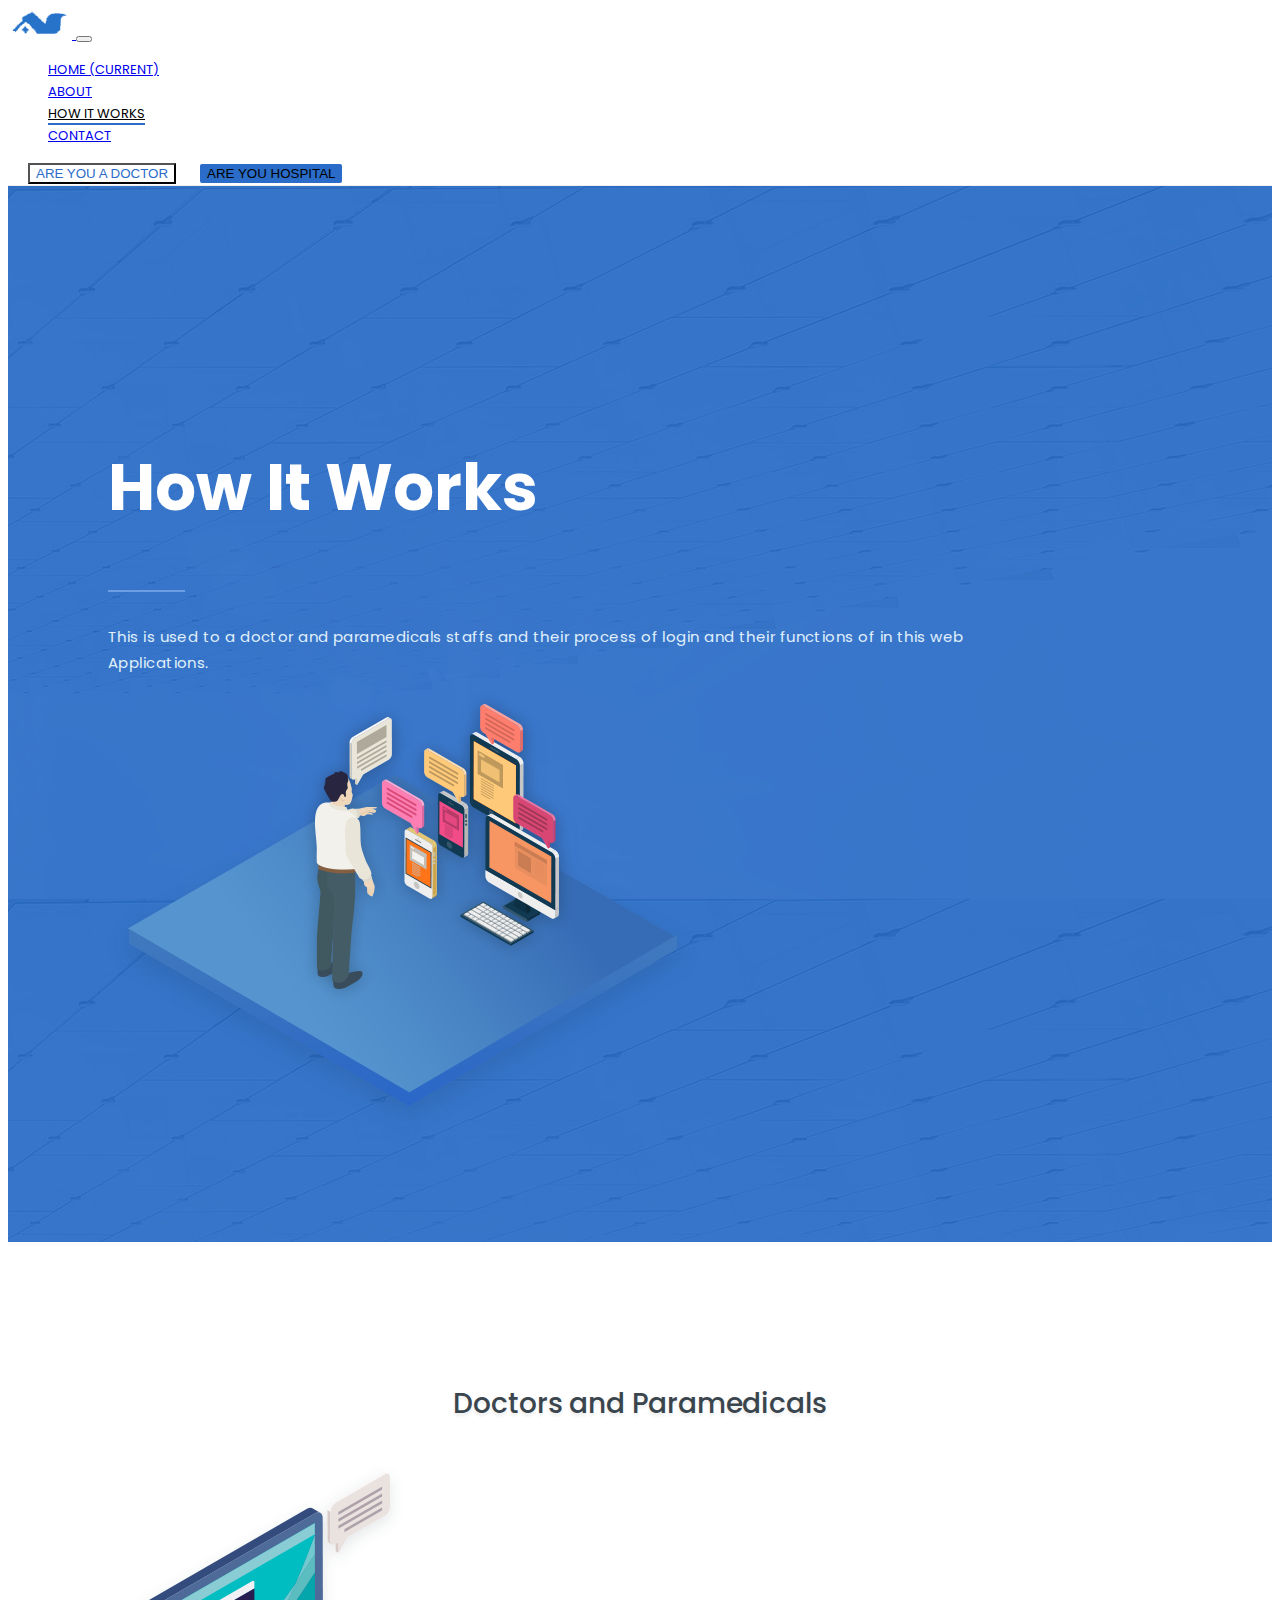
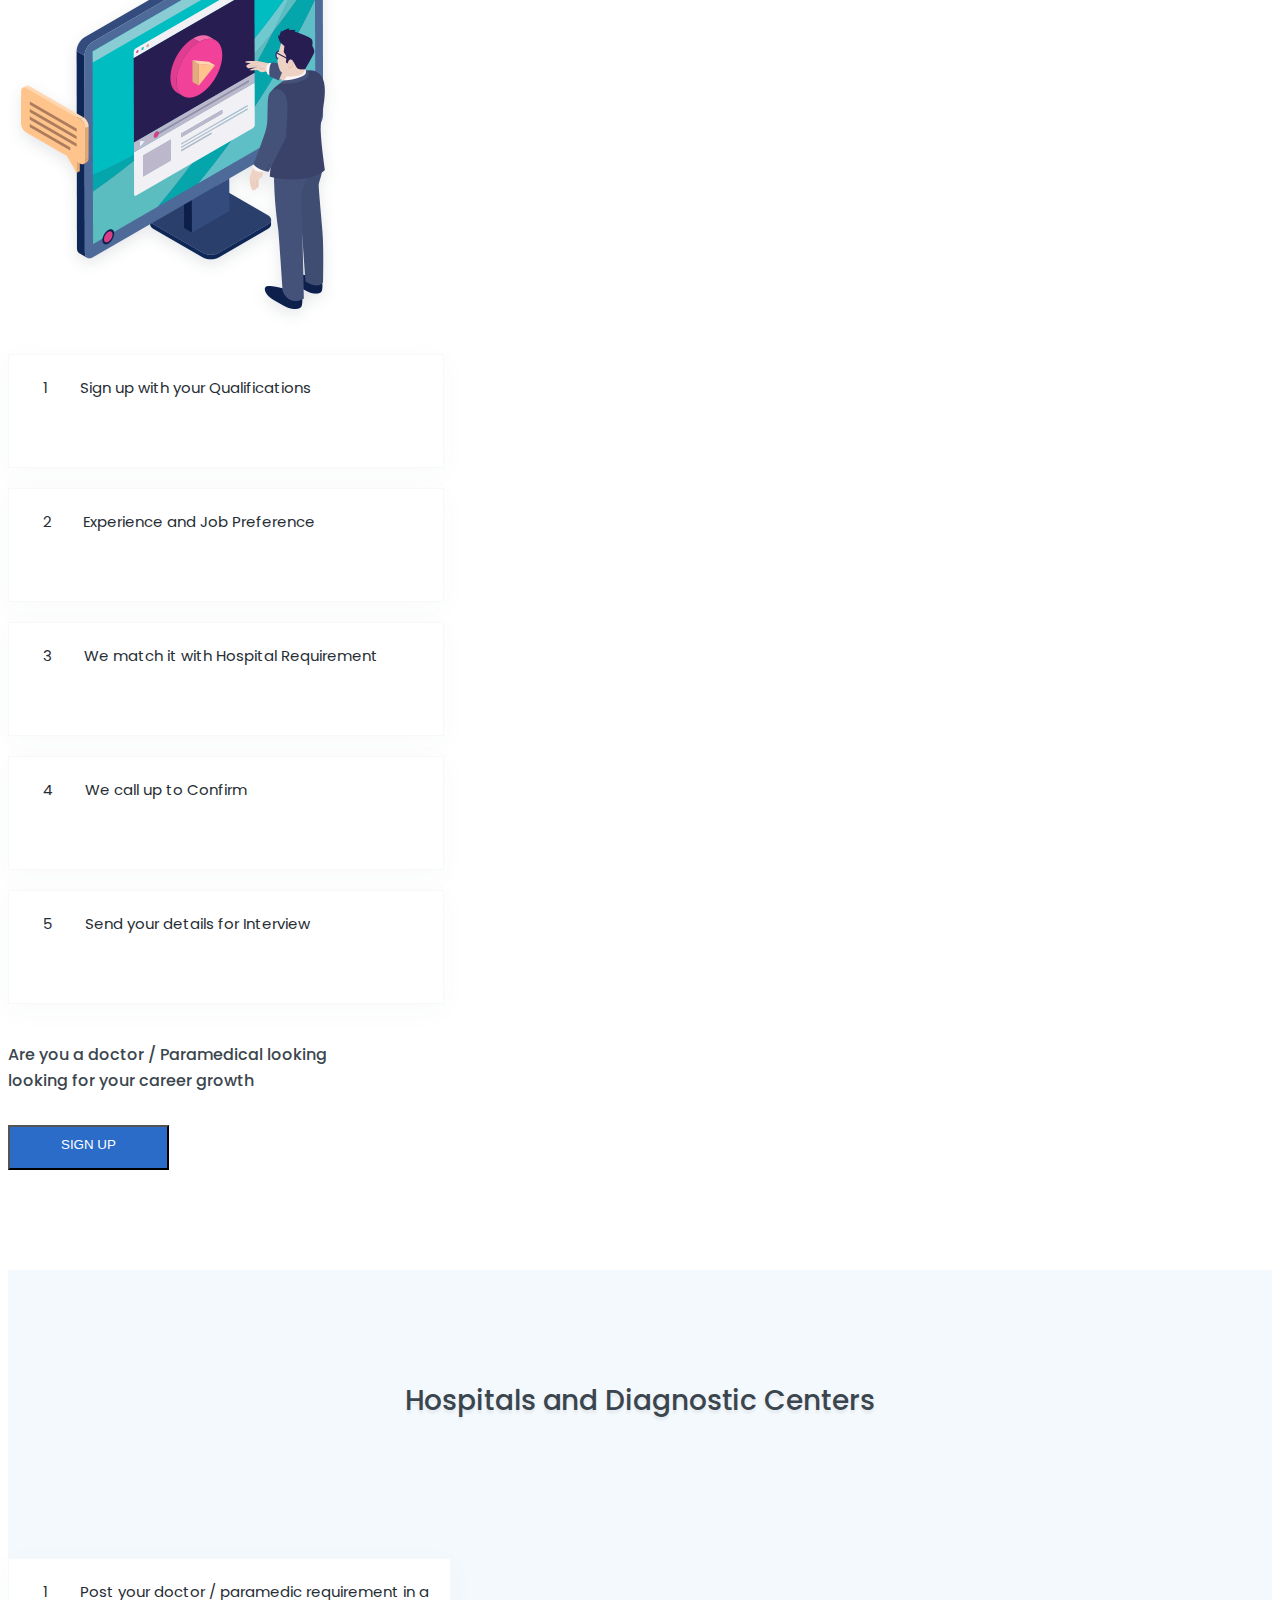
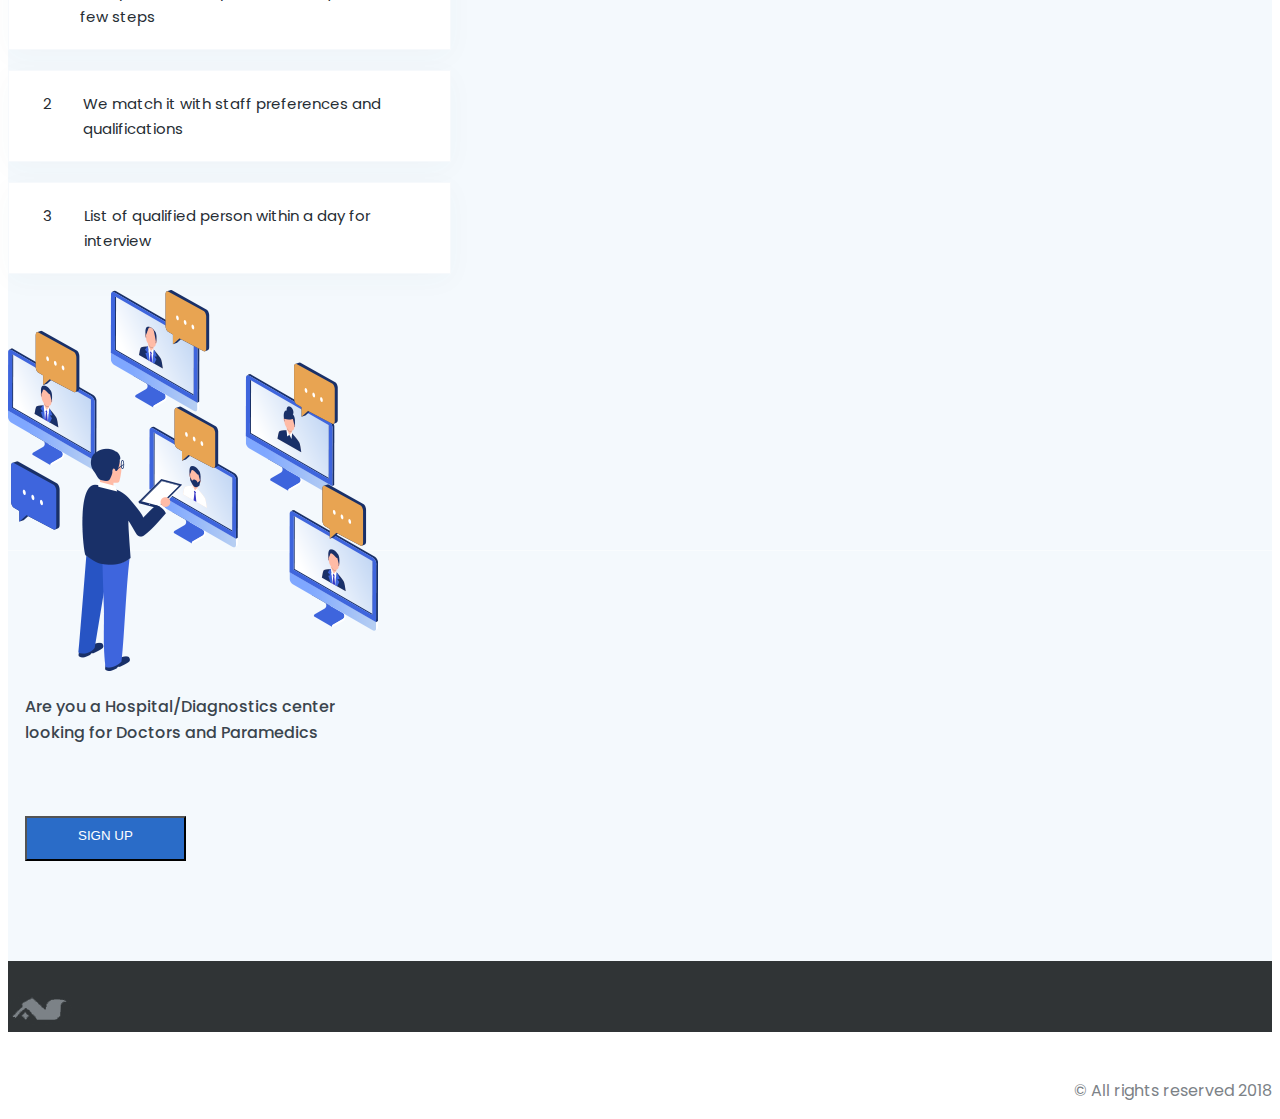
<file: how.html>
<!doctype html>
<html lang="en">
   <head>
      <!-- Required meta tags -->
      <meta charset="utf-8">
      <meta name="viewport" content="width=device-width, initial-scale=1, shrink-to-fit=no">
      <!-- Bootstrap CSS -->
      <link rel="stylesheet" href="https://stackpath.bootstrapcdn.com/bootstrap/4.1.1/css/bootstrap.min.css" integrity="sha384-WskhaSGFgHYWDcbwN70/dfYBj47jz9qbsMId/iRN3ewGhXQFZCSftd1LZCfmhktB" crossorigin="anonymous">
      <link rel="stylesheet" type="text/css" href="asset/css/style.css">
      <link rel="stylesheet" type="text/css" href="asset/css/responsive.css">
      <link rel="stylesheet" href="asset/css/magnific-popup.css">
      <link href="https://fonts.googleapis.com/css?family=Poppins" rel="stylesheet">
      <title>Hello World</title>
   </head>
   <body>
       <header class="home-nav">
         <div class="container">
            <nav class="navbar navbar-expand-lg navbar-light">
               <a class="navbar-brand" href="index.html">
               <img src="asset/Images/logo.jpg">
               </a>
               <button class="navbar-toggler" type="button" data-toggle="collapse" data-target="#navbarSupportedContent" aria-controls="navbarSupportedContent" aria-expanded="false" aria-label="Toggle navigation">
               <span class="navbar-toggler-icon"></span>
               </button> 
               <div class="collapse navbar-collapse" id="navbarSupportedContent">
                  <ul class="navbar-nav mr-auto manin-navbar">
                     <li class="nav-item ">
                        <a class="nav-link" href="index.html">Home <span class="sr-only">(current)</span></a>
                     </li>
                     <li class="nav-item">
                        <a class="nav-link" href="about.html">About</a>
                     </li>
                     <li class="nav-item active">
                        <a class="nav-link " href="how.html">How It Works</a>
                     </li>
                     <li class="nav-item">
                        <a class="nav-link " href="contact.html">Contact</a>
                     </li>
                  </ul>
                  <form class="form-outline">
                    <a href="#test-popup2" class="open-popup-link">
                     <button type="button" class="btn btn-outline-primary header-button-right" >Are you a doctor</button>
                   </a>
                     <a href="#test-popup" class="open-popup-link">
                     <button type="button" class="btn btn-primary header-button-left">Are you hospital</button>
                   </a>
                  </form>
               </div>
            </nav>
         </div>
      </header>
      <section class="Hero-s" style="background-image: url(asset/Images/hero-1.png);">
         <div class="container " >
            <div class="row justify-content-center">
               <div class="col-sm-6 " text-center >
                  <div class="how-main-title">
                     <h2> How It Works </h2>
                     <div class="how-line"></div>
                     <p class="how-subtitle"> This is used to a doctor and paramedicals staffs and their process of login and their  functions of in this web Applications.</p>
                  </div>
               </div>
               <div class="col-sm-6 "   text-center>
                  <div class="hero-img">
                     <img  class="img-fluid"  src="asset/Images/first.png" >
                  </div>
               </div>
            </div>
         </div>
      </section>
      <section class="how-sec">
         <div class="container">
            <p class="sec-title">Doctors and Paramedicals</p>
            <div class="row">
               <div class="col-sm-6  "  text-center>
                  <img class="img-fluid" src="asset/Images/pic2.png">
               </div>
               <div class="col-sm-6 " text-center class="how2">
                  <ul class="how-doctor-list">
                      <li>
                        <div class="how-space">
                           <div class="how-space1">
                              <span> 1 </span>
                           </div>
                           <div><a>Sign up with your Qualifications</a></div>
                        </div>
                     </li>
                     <li>
                        <div class="how-space">
                           <div class="how-space1">
                              <span> 2</span>
                           </div>
                           <div><a>Experience and Job Preference</a></div>
                        </div>
                     </li>
                     <li>
                        <div class="how-space">
                           <div class="how-space1">
                              <span> 3 </span>
                           </div>
                           <div><a>We match it with Hospital Requirement</a></div>
                        </div>
                     </li>
                     <li>
                        <div class="how-space">
                           <div class="how-space1">
                              <span> 4</span>
                           </div>
                           <div><a>We call up to Confirm</a></div>
                        </div>
                     </li>
                     <li>
                        <div class="how-space">
                           <div class="how-space1">
                              <span> 5</span>
                           </div>
                           <div><a>Send your details for Interview</a></div>
                        </div>
                     </li>
                  </ul>
                  <p class="how2-end"> Are you a doctor / Paramedical looking <br>
                     looking for your career growth
                  </p>
                  <a href="#test-popup2" class="open-popup-link">
                  <button type="button" class="btn btn-primary up " >SIGN UP</button>
               </a>
               </div>
            </div>
         </div>
      </section>
      <section class="how-third" style="background-image: url(asset/Images/bg3.png);">
         <div class="container">
         <div class="how-third-1">
            <div class="row"  >
               <div class="col-sm-4" text-center ></div>
               <div class="col-sm-5" text-center >
                  <p class="third-title">Hospitals and Diagnostic Centers</p>
               </div>
               <div class="col-sm-3" text-center ></div>
            </div>
         </div>
      </div>
      <div class="container">
         <div class="how-third2">
            <div class="row"  >
               <div class="col-sm-6 " text-center >
                  <ul class="how-doctor-list1">
                     <li >
                        <div class="how-space">
                           <div class="how-space1">
                              <span>1 </span> 
                           </div>
                           <div><a>Post your doctor / paramedic requirement in a few steps</a></div>
                        </div>
                     </li>
                     <li >
                        <div class="how-space">
                           <div class="how-space1">
                              <span>2 </span>
                           </div>
                           <div> <a>We match it with staff preferences and qualifications</a></div>
                        </div>
                     </li>
                     <li >
                        <div class="how-space">
                           <div class="how-space1">
                              <span>3 </span> 
                           </div>
                           <div><a>List of qualified person within a day for interview</a></div>
                        </div>
                     </li>
                  </ul>
               </div>
               <div class="col-sm-6" text-center class="image">
                  <img class="img-fluid " src="asset/Images/pic3.png" class="how3-img" class="img-responsive">
               </div>
            </div>
         </div>
            
               <p class="how3-end"> Are you a Hospital/Diagnostics center looking for Doctors and Paramedics</p>
               <a href="#test-popup" class="open-popup-link">
               <button type="button" class="btn btn-primary sign">SIGN UP</button>
               </a>
            
         </div>
      
      </section>
      <footer class="home-foots" style="background-image: url(asset/Images/rectangle-10.png);">
   <div class="home-foot">
   <div class="container">
      
         <div class="row">
            <div class="col-sm-6 ">
             
            <img src="asset/Images/logo1.png" class="img-responsive img2">
         
       </div>
         <div class="col-sm-6">
            <p class="home-text5">© All rights reserved 2018</p>
         </div>
   </div>
   </div>
   </div>
</footer>

 <div id="test-popup" class="white-popup mfp-hide">
  <div class="row">
    <div class="col-sm-6">
  <div class="img5" style="background-image: url(asset/Images/image.jpg);background-repeat: no-repeat;background-size: cover;background-position: 50% 50%; height: 743px; ">
       <p class="popup-text">Find the Doctors with our Application</p> 
       <div class="popup-line"></div>
    </div>
  </div>

      <div class="col-sm-6">
                  <div class="popup-tabs">
                  <nav>

                     <div class="nav nav-tabs nav-fill " id="nav-popup-tab" role="tablist">
                        <a class="nav-item nav-link active show" id="nav-signup-tab" data-toggle="tab" href="#nav-signup" role="tab" aria-controls="nav-signup" aria-selected="true">sign up</a>
                        <a class="nav-item nav-link" id="nav-signin-tab" data-toggle="tab" href="#nav-signin" role="tab" aria-controls="nav-signin" aria-selected="false">sign in</a>
                     </div>
                    
                  </nav>
                  </div>
               
                  <div class="tab-content " id="nav-tabContents">
                     <div class="tab-pane fade active show" id="nav-signup" role="tabpanel" aria-labelledby="nav-signup-tab">
                        <form >
                            <div class="form-group">
                              <label class="form-text" for="hospitalname">Hospital Name <span style="color: red">*</span></label>
                              <input type="text" class="form-control" id="hospi-name"  name="Hospital Name">
                            </div>
                            <div class="form-group">
                                <label class="form-text" for="email">Email Address <span style="color: red">*</span></label>
                                <input type="email" class="form-control" id="email" name="Email Address">
                             </div>
                            <div class="form-group">
                              <label class="form-text" for="pwd">Password <span style="color: red">*</span></label>
                              <input type="password" class="form-control" id="pwd" name="Password">
                            </div>
                            <div class="form-group">
                              <label class="form-text" for="phonenumber">Phone Number  <span style="color: red">*</span></label>
                              <input type="text" class="form-control" id="num" name="Phone Number">
                            </div>
                            <div class="form-group">
                              <label class="form-text" for="city">City <span style="color: red">*</span></label>
                              <input type="text" class="form-control" id="city" name="City">
                            </div>
                            <div class="form-group">
                              <label class="form-text" for="address">Address  <span style="color: red">*</span></label>
                               <textarea class="form-control" id="address" rows="3"></textarea>
                            </div>
                            <button type="submit" class="btn btn-primary btn2" id="btn-popup">signup</button>
                      </form>
                  </div>
                     <div class="tab-pane fade" id="nav-signin" role="tabpanel" aria-labelledby="nav-signin-tab">
                        
                          <form>
                          <div class="form-group">
                                <label class="form-text" for="email">Email Address <span style="color: red">*</span></label>
                                <input type="email" class="form-control" id="email" name="Email Address">
                             </div>
                            <div class="form-group">
                              <label class="form-text" for="pwd">Password <span style="color: red">*</span></label>
                              <input type="password" class="form-control" id="pwd" name="Password">
                            </div>
                            <button type="submit" class="btn btn-primary btn1" id="btn-popup">submit</button>
                            <a href="#" class="forgot">Forgot Password</a>
                          </form>
                  
                     </div>
                  </div>
                </div>

              

</div>
</div>





 <div id="test-popup2" class="white-popup mfp-hide">
  <div class="row">
    <div class="col-sm-6">
  <div class=" img5" style="background-image: url(asset/Images/image.jpg);background-repeat: no-repeat;background-size: cover;background-position: 50% 50%; height: 743px;">
       <p class="popup-text">Find an Career with our Application</p> 
       <div class="popup-line"></div>
    </div>
</div>
      <div class="col-sm-6">
                  <div class="popup-tabs">
                  <nav>

                     <div class="nav nav-tabs nav-fill " id="nav-popup-tab" role="tablist">
                        <a class="nav-item nav-link active show" id="nav-signup-tab" data-toggle="tab" href="#nav-signup" role="tab" aria-controls="nav-signup" aria-selected="true">sign up</a>
                        <a class="nav-item nav-link" id="nav-signin-tab" data-toggle="tab" href="#nav-signin" role="tab" aria-controls="nav-signin" aria-selected="false">sign in</a>
                     </div>
                    
                  </nav>
                  </div>
               
                  <div class="tab-content " id="nav-tabContents">
                     <div class="tab-pane fade active show" id="nav-signup" role="tabpanel" aria-labelledby="nav-signup-tab">
                        <form >
                            <div class="form-group">
                              <label class="form-text" for="firstname">First Name  <span style="color: red">*</span></label>
                              <input type="text" class="form-control" id="first-name"  name="First Name">
                            </div>
                             <div class="form-group">
                              <label class="form-text" for="lastname">Last Name  <span style="color: red">*</span></label>
                              <input type="text" class="form-control" id="last-name"  name="Last Name *">
                            </div>
                            <div class="form-group">
                                <label class="form-text" for="email">Email Address <span style="color: red">*</span></label>
                                <input type="email" class="form-control" id="email" name="Email Address">
                             </div>
                            <div class="form-group">
                              <label class="form-text" for="pwd">Password <span style="color: red">*</span></label>
                              <input type="password" class="form-control" id="pwd" name="Password">
                            </div>
                            <div class="form-group">
                              <label class="form-text" for="phonenumber">Phone Number  <span style="color: red">*</span></label>
                              <input type="text" class="form-control" id="num" name="Phone Number">
                            </div>
                            
                            
                            <button type="submit" class="btn btn-primary " id="btn-popup">signup</button>
                      </form>
                  </div>
                     <div class="tab-pane fade" id="nav-signin" role="tabpanel" aria-labelledby="nav-signin-tab">
                        
                          <form>
                          <div class="form-group">
                                <label class="form-text" for="email">Email Address <span style="color: red">*</span></label>
                                <input type="email" class="form-control" id="email" name="Email Address">
                             </div>
                            <div class="form-group">
                              <label class="form-text" for="pwd">Password <span style="color: red">*</span></label>
                              <input type="password" class="form-control" id="pwd" name="Password">
                            </div>
                            <button type="submit" class="btn btn-primary" id="btn-popup">submit</button>
                            <a href="#" class="forgot">Forgot Password</a>
                          </form>
                  
                     </div>
                  </div>
                </div>

              

</div>
</div>
     
      <script src="https://code.jquery.com/jquery-3.3.1.slim.min.js" integrity="sha384-q8i/X+965DzO0rT7abK41JStQIAqVgRVzpbzo5smXKp4YfRvH+8abtTE1Pi6jizo" crossorigin="anonymous"></script>
      <script src="https://cdnjs.cloudflare.com/ajax/libs/popper.js/1.14.3/umd/popper.min.js" integrity="sha384-ZMP7rVo3mIykV+2+9J3UJ46jBk0WLaUAdn689aCwoqbBJiSnjAK/l8WvCWPIPm49" crossorigin="anonymous"></script>
      <script src="https://stackpath.bootstrapcdn.com/bootstrap/4.1.1/js/bootstrap.min.js" integrity="sha384-smHYKdLADwkXOn1EmN1qk/HfnUcbVRZyYmZ4qpPea6sjB/pTJ0euyQp0Mk8ck+5T" crossorigin="anonymous"></script>
      <script src="asset/js/jquery.magnific-popup.js"></script>
      <script src="asset/js/java.js"></script>
   </body>
</html>
</file>
<file: asset/css/style.css>
@import url('https://fonts.googleapis.com/css?family=Poppins:100,300,400,500,600,700');
body {
    font-family: 'Poppins', sans-serif !important;
}

ul.navbar-nav.mr-auto {
    color: #000;
    font-size: 13px;
    font-weight: 400;
    line-height: 21.97px;
    text-transform: uppercase;
}

button.btn.btn-primary.header-button-left {
    box-shadow: 0 4px 8px rgba(20, 39, 55, 0.19);
    border-radius: 2px;
    background-color: #2a6cc8;
    border: 1px solid #2a6cc800;
    margin-left: 20px;
    text-transform: uppercase;
    box-shadow: 0 0 1px #2a6cc8;
    -webkit-transition-duration: 0.2s;
    -webkit-transition-timing-function: ease-out;
    -webkit-box-shadow: 0px 0px 0 0 #fff inset, 0px 0px 0 #ffff inset;
}

a.open-popup-link {
    text-decoration: none !important;

}

p.home-text6 {
    padding: 60px 0px 0px 150px;
}

button.btn.btn-primary.header-button-left:hover {
    background: #fff;
    color: #2a6cc8;
    -webkit-box-shadow: 0px 50px 0 0px #fff inset, 0px -50px 0 0px #fff inset;
    border: 1px solid #2a6cc8;
}

section.home-hero {
    background-color: #2a6cc8;
}

button.btn.btn-outline-primary.header-button-right:hover {
    box-shadow: 0 4px 8px rgba(20, 39, 55, 0.19);
    border-radius: 2px;
    -webkit-transition-duration: 0.2s;
    -webkit-transition-timing-function: linear;
    box-shadow: 0px 0 0 #2a6cc8 inset;
    color: #fff;
    -webkit-box-shadow: 0px 50px 0 0px #2a6cc8 inset, 0px -50px 0 0px #2a6cc8 inset;
    color: #fff;
}

button.btn.btn-outline-primary.header-button-right {
    background: #fff;
    box-shadow: 0 0 1px #2a6cc8;
    -webkit-transition-duration: 0.2ss;
    -webkit-transition-timing-function: ease-in-out;
    -webkit-box-shadow: 0px 0px 0 0 #2a6cc8 inset, 0px 0px 0 #2a6cc8 inset;
    color: #2a6cc8;
    margin-left: 20px;
    text-transform: uppercase;
}

header.home-nav {
    border-bottom: 1px solid #eee;
}

a.nav-link:hover {
    border-bottom: 2px solid #2371a3 !important;
}

.navbar-light .navbar-nav .nav-link {
    border-bottom: 3px solid #ff000000;
    font-size: 13px;
    font-weight: 400;
    line-height: 21.97px;
    text-transform: uppercase;
}

.navbar-light .navbar-nav .active>.nav-link,
.navbar-light .navbar-nav .nav-link.active,
.navbar-light .navbar-nav .nav-link.show,
.navbar-light .navbar-nav .show>.nav-link {
    color: #000;
    border-bottom: 2px solid #2a6cc8 !important;
}

.line {
    border: 2px solid;
    width: 77px;
    margin-top: 24px;
    color: #a4c7fe;
    opacity: 0.5;
}

#nav-tab {
    display: inline-flex;
    font-size: 13px;
    text-transform: uppercase;
    letter-spacing: 0.52px;
}

.home-text1 {
    padding-top: 31px;
    padding-right: 88px;
    color: #fff;
    padding-bottom: 132px;
}

.home-title {
    padding-top: 255px;
    color: #fff;
}

.home-features {
    padding-top: 110px;
    padding-bottom: 110px;
}

.home-text {
    font-size: 28px;
}

div#nav-tabContent {
    position: relative;
    padding-top: 70px;
}

.home-cards {
    padding-bottom: 110px;
}

.home-last {
    padding-top: 0px;
}

img.img1 {
    padding: 0px 0px 7px 18px;
}

img.img-responsive.img2 {
    padding-top: 33px;
    padding-left: 0px;
}

.home-text5 {
    color: #7c8287;
    padding-top: 30px;
    float: right;
}

p.home-text2 {
    padding-left: 90px;
    position: relative;
    margin-top: 46px;
    padding-top: 73px;
}

.nav-item a.active {
    border-bottom: 3px solid red;
}

button.btn.btn-primary.footer-button {
    box-shadow: 0 4px 8px rgba(20, 39, 55, 0.19);
    border: 1px solid #2a6cc800;
    margin-left: 53px;
    border-radius: 3px;
    background-color: #2a6cc8;
    padding: 22px 76px 21px 77px;
    text-transform: uppercase;
    box-shadow: 0 0 1px #2a6cc8;
    -webkit-transition-duration: 0.2s;
    -webkit-transition-timing-function: ease-in-out;
    -webkit-box-shadow: 0px 0px 0 0 #fff inset, 0px 0px 0 #fff inset;
    color: #fff;
}

button.btn.btn-primary.footer-button:hover {
    border: 1px solid #2a6cc8;
    color: #fff;
    background-color: #fff;
    -webkit-transition-duration: 0.2s;
    -webkit-transition-timing-function: linear;
    box-shadow: 0px 0 0 #ffff inset;
    color: #2a6cc8;
    -webkit-box-shadow: 0px 50px 0 0px #fff inset, 0px -50px 0 0px #fff inset;
}

.carousel-item.home-car {
    text-align: center;
    padding-top: 114px;
    padding-bottom: 0px;
}

.home-heading {
    text-align: center;
    padding-bottom: 54px;
}

a#nav-freesignup-tab {
    border: none;
    border-bottom: 2px solid #00000026;
    color: #000;
}

a#nav-getoffers-tab {
    border: none;
    color: #000;
    border-bottom: 2px solid #00000026;
}

#tabs .nav-tabs .nav-item.show .nav-link,
.nav-tabs .nav-link.active {
    border-bottom: 2px solid #2a6cc8 !important;
}

.card {
    position: relative;
    display: -ms-flexbox;
    display: flex;
    flex-direction: column;
    min-width: 0;
    word-wrap: break-word;
    background-color: #fff;
    background-clip: border-box;
    border: 1px solid rgba(0, 0, 0, .125);
    border-radius: .25rem;
    box-shadow: 0 0 10px rgba(34, 38, 38, 0.06);
}

.card-title {
    font-size: 17px;
}

.card-text {
    font-size: 14px;
}

.home-card {
    padding-top: 113px;
}

img.img-responsive.img6 {
    margin-top: 208px;
    max-width: 567px;
    margin-bottom: 97px;
    margin-left: 10px;
    box-shadow: 0 7px 18px rgba(55, 81, 103, 0);
}

img.img5 {
    padding-bottom: 20px;
    padding-top: 80px;
}

.carousel-control-next {
    right: 375px;
}

.carousel-control-prev {
    left: 363px;
}

.carousel-card {
    padding-top: 0px;
    padding-left: 30%;
    padding-right: 31%;
    padding-bottom: 90px;
}

.last-button {
    padding-top: 100px;
    padding-bottom: 100px;
}

div#nav-tabContent {
    padding-right: 30px;
}

.white-popup {
    position: relative;
    background: #fff;
    /* padding: 20px; */
    width: auto;
    max-width: 744px;
    margin: 20px auto;
}

a#nav-signup-tab {
    border: none;
    border-bottom: 2px solid #00000026;
    color: #000;
}

a#nav-signin-tab {
    border: none;
    color: #000;
    border-bottom: 2px solid #00000026;
}

.popup-tabs {
    margin-left: 73px;
    margin-top: 37px;
    margin-bottom: 15px;
    display: inline-flex;
    font-size: 13px;
    text-transform: uppercase;
    letter-spacing: 0.52px;
}

.btn-forgot {
    padding-top: 17px;
    float: right;
}

button#btn-popup {
    padding: 22px 117px 21px 122px;
    margin-right: 30px;
    background-color: #2a6cc8;
    font-weight: 500;
    line-height: 24.73px;
    text-transform: uppercase;
    letter-spacing: 1.47px;
    margin-left: 0px;
    box-shadow: 0 0 1px #2a6cc8;
    -webkit-transition-duration: 0.2s;
    -webkit-transition-timing-function: ease-in-out;
    -webkit-box-shadow: 0px 0px 0 0 #fff inset, 0px 0px 0 #fff inset;
    color: #fff;
}


/*button.btn.btn-primary.btn-popup {
    padding: 9px 69px;
    margin-right: 30px;
    margin-bottom: 20px;
}*/

p.popup-text {
    color: #fff;
    font-size: 16px;
    padding-top: 86px;
    padding-left: 40px;
}


input#address {
    height: 70px;
}

button#btn-popup:hover {
    border: 1px solid #2a6cc8;
    color: #2a6cc8;
    background-color: #fff;
    -webkit-transition-duration: 0.2s;
    -webkit-transition-timing-function: linear;
    box-shadow: 0px 0 0 #ffff inset;
    color: #2a6cc8;
    -webkit-box-shadow: 0px 50px 0 0px #fff inset, 0px -50px 0 0px #fff inset;
}

div#nav-tabContents {
    padding-right: 30px;
    padding-left: 20px;
    
}

.popup-line {
    border: 2px solid;
    width: 77px;
    margin-left: 133px;
    color: #a4c7fe;
    opacity: 0.5;
}


/*contact css file*/

.contact-form {
    padding-top: 89px;
    padding-bottom: 86px;
}

button#btn-submit:hover {
    /* background: #fff; */
    border: 1px solid #2a6cc8;
    color: #2a6cc8;
    background-color: #fff;
    -webkit-transition-duration: 0.2s;
    -webkit-transition-timing-function: linear;
    box-shadow: 0px 0 0 #ffff inset;
    color: #2a6cc8; 
    -webkit-box-shadow: 0px 50px 0 0px #fff inset, 0px -50px 0 0px #fff inset;
}

.form-text {
    display: block;
    margin-bottom: 12px;
    margin-left: 10px;
}

.form-group {
    margin-bottom: 1rem;
    color: #282b2e;
    font-family: Poppins;
    font-size: 14px;
    font-weight: 400;
    line-height: 15.82px;
    letter-spacing: 0.56px;
    /* color: #e63e32; */
    letter-spacing: 0.56px;
}

button#btn-submit {
    padding: 24px 240px 23px 240px;
    background-color: #2a6cc8;
    text-transform: uppercase;
    box-shadow: 0 0 1px #2a6cc8;
    -webkit-transition-duration: 0.2s;
    -webkit-transition-timing-function: ease-in-out;
    -webkit-box-shadow: 0px 0px 0 0 #fff inset, 0px 0px 0 #fff inset;
    color: #fff;
}

input#address {
    /* padding: 10px; */
    height: 128px;
}

.cont {
    padding-bottom: 61px;
}


/*about*/




 

.about-line {
    width: 77px;

    height: 2px;
    background-color: #a4c7fe;
    opacity: 0.5;
    margin-bottom: 32px;
    margin-top: 4px;
    display: block;
} 



section.about-s {
    background-color: #2a6cc8;
    padding-left: 0px;
    padding-top: 100px;
    padding-bottom: 100px;
}

p.about-subtitle{
        padding-top: 86px;
    text-shadow: 0 3px 3px rgba(20, 39, 55, 0.08);
color: #c9deff;
/*font-family: "Poppins - Semi Bold";*/
font-size: 13px;
font-weight: 400;
line-height: 67px;
text-transform: uppercase;
/* Text style for "L, eave th" */
letter-spacing: 0.9px;
}
p.about-subtitle1{

    text-shadow: 0 3px 3px rgba(20, 39, 55, 0.08);
color: #ffffff;
/*font-family: Poppins;*/
font-size: 44px;
font-weight: 500;
line-height: 55px;
/* Text style for "G, reat vi" */
letter-spacing: -0.44px;
}


p.about-subtitle2 {
    color: #e0f0fb;
    /*font-family: Poppins;*/
    font-size: 15px;
    font-weight: 400;
    line-height: 26px;
    letter-spacing: 0.45px;
    /* padding: 0px; */
}


img.img-fluid.art1 {
    /* padding-bottom: 2px; */
    margin-top: 40px;
}

p.head2 {
    text-shadow: 0 3px 3px rgba(20, 39, 55, 0.08);
    color: #3b454e;
    /* font-family: Poppins; */
    font-size: 28px;
    font-weight: 500;
    line-height: 40px;
    letter-spacing: -0.26px;
    padding-right: 77px;
}

section.about-s1 {
    padding-top: 100px;
    padding-left: 0px;
    padding-bottom: 100px;
}


.about-line1 {
    width: 59px;
    height: 2px;
    background-color: #2371a3;
    /* padding-top: 27px; */
}
p.para2 {
    padding: 31px;
    margin-top: 3px;
    color: #5a6269;
    /*font-family: Poppins;*/
    font-size: 14px;
    font-weight: 400;
    line-height: 25px;
    padding-left: 0px;
    padding-bottom: 87px;
}


img.img-fluid.art2 {
    padding: 0px;
    padding-left: 43px;
    max-width: 100%;
    height: auto;
}


ol.carousel-indicators {
    bottom: 30px;
    margin: 0;
    position: absolute;
    left: 1px;
    right: 1200px;
    width: auto;
    position: absolute;
    padding-left: 107px;
}


ol.carousel-indicators li,
ol.carousel-indicators li.active {
    padding-left: 0px;
/* height: 15px;
  width: 15px;*/
  background-color: #39C;
  border-radius: 50%;
  display: inline-block;
  margin-left:5px;
  transition: background-color 1s ease;
  background-color: #2371a3;
}

ol.carousel-indicators li.active {
  background:blue;
}


/*.about-s1{
    border:hidden 2px;
    height:544px; 
     }
*/



ol.carousel-indicators>li{
    width: 5px;
    height: 5px;
    opacity: 0.3px;
    padding-left: 0px;

  

}
/*
li.active {
    background-color: #2371a3;
    padding-left: 0px;

}*/

section.about-end {
    background-color: #f4f9fd;
    padding-top: 45px;
    padding-bottom: 45px;
    padding-right: 0px;
}
a.forgot {
    padding-top: 10px;
    font-size: 12px;
    float: right;
}
p.abt-content {
    margin: 37px;
    /* padding: 14px; */
    /* margin-left: 357px; */
    color: #3b454e;
    font-family: Poppins;
    font-size: 18px;
    font-weight: 500;
    line-height: 30px;
    margin-top: 36px;
    /* margin-right: 94px; */
}
button.btn.btn-primary.header-button-right.about-sign:hover{
    border: 1px solid #2a6cc8;
    color: #2a6cc8;
    background-color: #fff;
    -webkit-transition-duration: 0.2s;
    -webkit-transition-timing-function: linear;
    box-shadow: 0px 0 0 #ffff inset;
    color: #2a6cc8;
    -webkit-box-shadow: 0px 50px 0 0px #fff inset, 0px -50px 0 0px #fff inset;
}

button.btn.btn-primary.header-button-right.about-sign {
    margin-top: 31px;
    padding: 22px 82px 21px 82px;
    color: #ffffff;
    background-color: #2a6cc8;
    font-size: 15px;
    font-weight: 500;
    line-height: 24.73px;
    text-transform: uppercase;
    letter-spacing: 1.47px;
    margin-left: 0px;
    -webkit-transition-duration: 0.2s;
    -webkit-transition-timing-function: ease-in-out;
    -webkit-box-shadow: 0px 0px 0 0 #fff inset, 0px 0px 0 #fff inset;
    color: #fff;
}

.how-foot{
    background-image: url("Assets/img/rectangle-10.png");
    background-color: #303436;
    height:96px;
    padding: 30px;
}


.how-text5{
    color: #7c8287;
    float: right;

}


/*how it works*/

.hero-img {
    margin-top: 0px;
    /*margin-left: 50px; */
    padding: 171px, 142px, 271px, 230px;
}


/*.row.justify-content-center.align-self-cente.how-banner {
    padding: 200px 0px;
}*/

.how-line {
    width: 77px;
    height: 2px;
    background-color: #a4c7fe;
    opacity: 0.5;
    margin-bottom: 32px;
    margin-top: 4px;
    display: block;
}

section.Hero-s {
    padding: 100px;
    background-color: #2a6cc8;
}

header.how-head {
    padding-top: 8px;
    padding-bottom: 8px;
}

section.how-sec {
    padding-top: 100px;
    background-color: #fff;
    padding-bottom: 100px;
}

.sec-title {
    text-align: center;
    /* padding-left: 400px;*/
    text-shadow: 0 3px 3px rgba(20, 39, 55, 0.08);
    color: #3b454e;
    font-size: 28px;
    font-weight: 500;
    line-height: 67px;
    /* Text style for "D, octors" */
    letter-spacing: -0.09px;
}

ul.how-doctor-list>li {
    margin-top: 20px;
    box-shadow: 0 6px 27px rgba(55, 81, 103, 0.03);
    border: 1px solid #f6f9fc;
    background-color: #ffffff;
    color: #262d34;
    font-weight: 400;
    line-height: 25px;
    height: 72px;
    margin: 30 auto;
    padding: 20px;
    font-size: 15px;
    max-width: 394px;
}

ul.how-doctor-list>li:hover {
    margin-top: 20px;
    box-shadow: 0 6px 27px rgba(55, 81, 103, 0.03);
    border: 1px solid #f6f9fc;
    background-color: #ffffff;
    color: #336ec9;
    font-weight: 400;
    line-height: 25px;
    height: 72px;
    margin: 30 auto;
    padding: 20px;
    max-width: 394px;
    font-size: 15px;
}

.how-space1>span {
    margin-right: 32px;
    margin-left: 14px;
}

.how-space {
    display: flex;
    flex-direction: row;
}

ul.how-doctor-list {
    padding: 0px;
}

ul.how-doctor-list1 {
    padding: 0px;
}

.how2-end {
    margin-top: 38px;
    padding: 0px;
    color: #3b454e;
    font-size: 16px;
    font-weight: 500;
    line-height: 26px;
}

ul.how-doctor-list1>li {
    box-shadow: 0 6px 27px rgba(55, 81, 103, 0.03);
    margin-top: 20px;
    border: 1px solid #f6f9fc;
    background-color: #ffffff;
    color: #262d34;
    font-size: 15px;
    font-weight: 400;
    line-height: 25px;
    max-width: 401px;
    /* height: 91px;*/
    padding: 20px;
    margin: 30 auto;
}

ul.how-doctor-list1>li:hover {
    box-shadow: 0 6px 27px rgba(55, 81, 103, 0.03);
    border: 1px solid #f6f9fc;
    background-color: #ffffff;
    color: #336ec9;
    font-size: 15px;
    font-weight: 400;
    margin-top: 20px;
    line-height: 25px;
    max-width: 401px;
    /* height: 91px;*/
    padding: 20px;
    margin: 30 auto;
}

.how-third2 {
    padding-top: 88px;
}

section.how-third {
    padding-bottom: 100px;
    /*padding: 50px;*/
    padding-top: 80px;
    background-image: url(Assets/img/bg3.png);
}

.how-main-title {
    padding-top: 100px;
    font-size: 43px;
    color: white;
}

p.how-subtitle {
    color: #e0f0fb;
    font-size: 15px;
    font-weight: 400;
    line-height: 26px;
    letter-spacing: 0.45px;
    padding-right: 163px;
}

ul {
    list-style-type: none;
}

.how3-end {
    /* margin-top: 20px; */
    color: #3b454e;
    margin-left: 17px;
    height: 46px;
    font-size: 16px;
    font-weight: 500;
    line-height: 26px;
    max-width: 320px;
    padding-bottom: 50px;
}

.third-title {
    margin-top: 30px;
    text-align: center;
    text-shadow: 0 3px 3px rgba(20, 39, 55, 0.08);
    color: #3b454e;
    font-size: 28px;
    font-weight: 500;
    line-height: 42px;
    letter-spacing: -0.09px;
}

button.btn.btn-primary.sign {
    padding: 10px 51px 16px 51px;
    margin-left: 17px;
    font-weight: 500px;
    height: 45px;
    margin-top: 10px;
    margin-right: 800px;
}

button.btn.btn-primary.up {
    padding: 10px 51px 16px 51px;
    margin-left: 0px;
    font-weight: 500px;
    height: 45px;
    margin-top: 15px;
    background-color: #2a6cc8;
    text-transform: uppercase;
    box-shadow: 0 0 1px #2a6cc8;
    -webkit-transition-duration: 0.2s;
    -webkit-transition-timing-function: ease-in-out;
    -webkit-box-shadow: 0px 0px 0 0 #fff inset, 0px 0px 0 #fff inset;
    color: #fff;
}

button.btn.btn-primary.up:hover {
    border: 1px solid #2a6cc8;
    color: #fff;
    background-color: #fff;
    -webkit-transition-duration: 0.2s;
    -webkit-transition-timing-function: linear;
    box-shadow: 0px 0 0 #ffff inset;
    color: #2a6cc8;
    -webkit-box-shadow: 0px 50px 0 0px #fff inset, 0px -50px 0 0px #fff inset;
}

button.btn.btn-primary.sign:hover {
    border: 1px solid #2a6cc8;
    color: #fff;
    background-color: #fff;
    -webkit-transition-duration: 0.2s;
    -webkit-transition-timing-function: linear;
    box-shadow: 0px 0 0 #ffff inset;
    color: #2a6cc8;
    -webkit-box-shadow: 0px 50px 0 0px #fff inset, 0px -50px 0 0px #fff inset;
}

button.btn.btn-primary.sign {
    padding: 10px 51px 16px 51px;
    margin-left: 17px;
    font-weight: 500px;
    height: 45px;
    margin-top: 10px;
    margin-right: 800px;
    background-color: #2a6cc8;
    text-transform: uppercase;
    box-shadow: 0 0 1px #2a6cc8;
    -webkit-transition-duration: 0.2s;
    -webkit-transition-timing-function: ease-in-out;
    -webkit-box-shadow: 0px 0px 0 0 #fff inset, 0px 0px 0 #fff inset;
    color: #fff;
}

.col-center {
    margin: 0 auto;
    float: none !important;
}

.carousel {
    margin: 50px auto;
    padding: 0 70px;
}

.carousel .item {
    text-align: center;
    overflow: hidden;
    min-height: 290px;
    z-index: 7;
}

.carousel .testimonial {
    /* padding: 30px 0 10px; */
    padding-top: 114px;
    padding-bottom: 56px;
}

.carousel .carousel-control {
    width: 40px;
    height: 40px;
    margin-top: -20px;
    top: 50%;
    background: none;
}

img.img9 {
    padding-top: 23px;
}

.card-custom {
    position: absolute;
    background-color: white;
    width: 319px;
    height: 184px;
    left: 50%;
    margin-left: -164px;
    z-index: 1;
    top: 266px;
    box-shadow: 0 9px 21px rgba(20, 39, 55, 0.08);
}

.carousel .carousel-control {
    width: 170px;
    margin-top: 145px;
    background: none;
    z-index: 7;
}

.carousel-control i {
    font-size: 68px;
    line-height: 42px;
    position: absolute;
    display: inline-block;
    color: rgba(0, 0, 0, 0.8);
    text-shadow: 0 3px 3px #e6e6e6, 0 0 0 #000;
}
</file>
<file: asset/css/responsive.css>
@media(min-width: 360px) and (max-width: 767px){
	section.home-carosuels{
		padding: 0px;
	}
.carousel-control-prev {
    left:150px;
    padding-top: 100px;
}
.carousel-control-next {
    right: 154px;
    padding-top: 100px;
}
.carousel .testimonial {
    /* padding: 30px 0 10px; */
    padding-top: 0px;
    padding-bottom: 0px;
}
button#btn-popup {
         padding: 21px 110px 21px 110px;
   
    margin-bottom: 10px;
}
img.img-fluid.art2 {
    padding: 0px;
    /* padding-left: 43px; */
    max-width: 216px;
    height: auto;
}   

.card {
    position: relative;
    display: -ms-flexbox;
    display: flex;
    flex-direction: column;
    min-width: 0;
    word-wrap: break-word;
    background-color: #fff;
    background-clip: border-box;
    border: 1px solid rgba(0,0,0,.125);
    border-radius: .25rem;
    margin-bottom: 20px;
    box-shadow: 0 0 10px rgba(34, 38, 38, 0.06);
}
.card-custom {
    position: absolute;
    background-color: white;
   width: 319px;
    height: 184px;
    left: 50%;
    margin-left: -164px;
    z-index: 1;
    top: 342px;
}
img.img-responsive.img6{
    margin-top: 0px;
    margin-bottom: 97px;
    margin-left: 10px;
    box-shadow: 0 7px 18px rgba(55, 81, 103, 0);
    max-width: 327px;
}
.home-title {
    padding-top: 80px;
    color: #fff;
}
.home-features{
    padding-top: 110px;
    padding-bottom: 110px;
    padding-right: 3px;
   
}
.home-text1 {
    padding-top: 31px;
    padding-right: 88px;
    color: #fff;
    padding-bottom: 0px;
}

.last-button {
    padding-top: 14px;
    padding-bottom: 64px;
}
.home-content {
    padding-left: 10px;
}
p.home-text6 {
    /* padding: 60px 0px 0px 150px; */
    padding-left: 10px;
    padding-top: 10px;
    padding-right: 0px;
}

button.btn.btn-primary.header-button-left {
    box-shadow: 0 4px 8px rgba(20, 39, 55, 0.19);
    border-radius: 2px;
    background-color: #2a6cc8;
    border: 1px solid #2a6cc800;
    margin-left: 20px;
    margin-top: 8px;
}
button.btn.btn-outline-primary.header-button-right {
    background: #fff;
    border: 1px solid #2a6cc8;
    color: #2a6cc8;
    margin-left: 20px;
    margin-top: 10px;
}
div#nav-tabContents {
    padding-right: 30px;
    padding-left: 30px;
}
.col-sm-6.img5 {
    height: 464px;
}
.home-text5 {
    color: #7c8287;
    padding-top: 0px; 
    float: left;
}

}

/*contact*/
@media(min-width: 360px) and (max-width: 767px){
 button#btn-submit {
    padding: 21px 100px 23px 100px;
    
}
}

/*about*/

@media(min-width: 360px) and (max-width: 767px){
	section.home-carosuels{
		padding: 0px;
	}
p.abt-content {
    margin: 10px;
    /* padding: 14px; */
    /* margin-left: 357px; */
    color: #3b454e;
    font-family: Poppins;
    font-size: 18px;
    font-weight: 500;
    line-height: 30px;
    margin-top: 10px;
    /* margin-right: 94px; */
}
button.btn.btn-primary.header-button-right.about-sign {
 /*  margin-left: 93px;*/
    margin-top: 31px;   
    /* padding: 20px; */
    padding: 10px 40px 10px 40px;
    color: #ffffff;
    /* font-family: Heebo; */
    font-size: 15px;
    font-weight: 500;
    line-height: 24.73px;
    text-transform: uppercase;
    letter-spacing: 1.47px;
}

section.about-s1 {
    padding-top: 65px;
    padding-left: 0px;
    padding-bottom: 65px;
}
section.about-end {
	
    padding-top: 45px;
    padding-bottom: 45px;
}


p.para2 {
    /* text-align: center; */
    padding: 18px;
    margin-top: 3px;
    color: #5a6269;
    /* font-family: Poppins; */
    font-size: 14px;
    font-weight: 400;
    line-height: 25px;
    /* padding-left: 0px; */
    padding-bottom: 87px;
}


.about-line1 {
    margin-left: 18px;
    padding-left: -14px;
    width: 59px;
    height: 2px;
    background-color: #2371a3;
    /* padding-top: 27px; */
}


section.about-s {
    background-color: #2a6cc8;
    padding-left: 0px;
    padding-top: 16px;
    padding-bottom: 50px;
}

p.about-subtitle {
    padding-top: 0px;
    text-shadow: 0 3px 3px rgba(20, 39, 55, 0.08);
    color: #c9deff;
    /* font-family: "Poppins - Semi Bold"; */
    font-size: 13px;
    font-weight: 400;
    line-height: 67px;
    text-transform: uppercase;
    letter-spacing: 0.9px;
}





p.head2 {
    text-shadow: 0 3px 3px rgba(20, 39, 55, 0.08);
    color: #3b454e;
    /* margin-left: 7px; */
    /* font-family: Poppins; */
    font-size: 24px;
    font-weight: 500;
    line-height: 40px;
    letter-spacing: -0.26px;
    /* padding-right: 77px; */
    /* text-align: center; */
    padding: 12px;
}








p.about-subtitle1 {
    text-shadow: 0 3px 3px rgba(20, 39, 55, 0.08);
    color: #ffffff;
    /* font-family: Poppins; */
    font-size: 40px;
    font-weight: 400;
    font-weight: 00;
    letter-spacing: -0.44px;
}


ol.carousel-indicators>li {
    width: 5px;
    height: 5px;
    opacity: 0.3px;
    padding-left: 0px;
}








ol.carousel-indicators {
    bottom: 30px;
    margin: 0;
    position: absolute;
    left: 1px;
    /*right: 1200px;*/
    width: auto;
    position: absolute;
    padding-left: 107px;
}


ol.carousel-indicators li,
ol.carousel-indicators li.active {
    padding-left: 0px;
/* height: 15px;
  width: 15px;*/
  background-color: #39C;
  border-radius: 20%;
  display: inline-block;
  margin-left:5px;
  transition: background-color 1s ease;
  background-color: #2371a3;
}

ol.carousel-indicators li.active {
  background:blue;
}


/*.about-s1{
    border:hidden 2px;
    height:544px; 
     }
*/



ol.carousel-indicators>li{
    width: 5px;
    height: 5px;
    opacity: 0.3px;
    padding-left: 0px;

  

}



}


/*how-it-work*/
@media (min-width: 360px) and (max-width: 767px) {
 section.Hero-s {
 padding: 0px;
}
.hero-img{
    margin-top: 0px;
    /*margin-left: 50px; */
    padding-top: 80px;

}
.sec-title {
    text-align: center;
    text-shadow: 0 3px 3px rgba(20, 39, 55, 0.08);
    color: #3b454e;
    font-size: 20px;
    font-weight: 500;
    line-height: 67px;
    letter-spacing: -0.09px;
}

section.how-sec {
    
    padding-top: 50px;
    background-color: #fff;
    padding-bottom: 100px;
}
ul.how-doctor-list>li{
	margin-top: 20px;
    box-shadow: 0 6px 27px rgba(55, 81, 103, 0.03);
    border: 1px solid #f6f9fc;
    background-color: #ffffff;
    color: #262d34;
    font-weight: 400;
    line-height: 25px;
    height: 72px;
     margin: 30 auto;
    padding: 15px;
    font-size: 15px;

}




ul.how-doctor-list>li:hover{
	color: #336ec9;
	margin-top: 20px;
    box-shadow: 0 6px 27px rgba(55, 81, 103, 0.03);
    border: 1px solid #f6f9fc;
    background-color: #ffffff;
    font-weight: 400;
    line-height: 25px;
    height: 72px;
    margin: 30 auto;
    padding: 15px;
    font-size: 15px;

    }

.third-title {
    /* padding: 30px; */
    text-align: center;
    text-shadow: 0 3px 3px rgba(20, 39, 55, 0.08);
    color: #3b454e;
    font-size: 24px;
    font-weight: 500;
    line-height: 42px;
    letter-spacing: -0.09px;
}
  


 .how2-end {
    margin-top: 30px;
    padding: 10px;
    color: #3b454e;
    font-size: 16px;
    font-weight: 500;
    line-height: 26px;
}

button.btn.btn-primary.up {
    padding: 10px 51px 16px 51px;
    margin-left: 80px;
    font-weight: 500px;
    height: 45px;
}



section.how-third {
	padding-bottom: 0px;
   padding-top: 0px;*/
    background-image: url(Assets/img/bg3.png);    
}

.how-third2 {
    padding-top: 0px;
}

.third-title{
	
	text-align: center;
	text-shadow: 0 3px 3px rgba(20, 39, 55, 0.08);
color: #3b454e;
font-size: 20px;
font-weight: 500;
    padding: 5px;
line-height: 42px;
/* Text style for "H, ospital" */
letter-spacing: -0.09px;
}

ul.how-doctor-list1>li {
    box-shadow: 0 6px 27px rgba(55, 81, 103, 0.03);
    border: 1px solid #f6f9fc;
    margin-top: 20px;
    /* margin: 40px; */
    margin-right: 0px;
    background-color: #ffffff;
    color: #262d34;
    font-size: 15px;
    font-weight: 400;
    line-height: 25px;
     max-width: 401px;
    /* max-width: 400px; */
    /* height: 91px; */
    padding: 20px;
    margin: 30 auto;
    margin-bottom: 40px;
}


ul.how-doctor-list1>li:hover {

    box-shadow: 0 6px 27px rgba(55, 81, 103, 0.03);
    border: 1px solid #f6f9fc;
    background-color: #ffffff;
        margin-top: 20px;
          margin-right: 0px;
    color: #336ec9;
    font-size: 15px;
    font-weight: 400;  
    line-height: 25px;
   max-width: 401px;
   /* height: 91px;*/
     padding: 20px;
      margin: 30 auto;
    margin-bottom: 40px;
       margin: 30 auto;

}





.how3-end {
    margin-top: 40px;
    color: #3b454e;
    margin-left: 32px;
    height: 46px;
    font-size: 16px;
    font-weight: 500;
    line-height: 26px;
    max-width: 320px;
    padding-bottom: 50px;
}


button.btn.btn-primary.sign {
    padding: 10px 51px 16px 51px;
    margin-left: 97px;
    font-weight: 500px;
    height: 45px;
    margin-top: 20px;
    margin-right: 0px;
    margin-bottom: 50px;
}

.how-space1>span{
    margin-right: 25px;
    margin-left: 15px;

}

.how-space{
    display: flex;
    flex-direction:row;
}

p.how-subtitle {
    color: #e0f0fb;
    font-size: 15px;
    font-weight: 400;
    line-height: 26px;
    letter-spacing: 0.45px;
    padding-right: 0px;
}




}





@media(min-width: 360px) and (max-width: 767px) and (orientation : landscape){
	section.home-carosuels{
		padding: 0px;
	}
.carousel-control-prev {
    left: 279px;
    padding-top: 100px;
}
.carousel-control-next {
    right: 279px;
    padding-top: 100px;
}
.carousel .carousel-control {
    width: 170px;
    margin-top: 15px;
    background: none;
    z-index: 7;
}
.card-custom {
    position: absolute;
    background-color: white;
    width: 319px;
    height: 184px;
    left: 50%;
    margin-left: -164px;
    z-index: 1;
    top: 179px;
}
img.img-responsive.img6 {
    margin-top: 208px;
    margin-bottom: 97px;
    margin-left: 6px;
    box-shadow: 0 7px 18px rgba(55, 81, 103, 0);
    max-width: 300px;
}
.card {
    position: relative;
    display: -ms-flexbox;
    /* display: flex; */
    flex-direction: column;
    min-width: 170px;
    max-height: 592px;
    word-wrap: break-word;
    background-color: #fff;
    background-clip: border-box;
    border: 1px solid rgba(0,0,0,.125);
    border-radius: .25rem;
    box-shadow: 0 0 10px rgba(34, 38, 38, 0.06);
}
.home-title {
    padding-top: 80px;
    color: #fff;
}
.home-features{
    padding-top: 110px;
    padding-bottom: 110px;
    padding-right: 3px;
   
}
.home-text1 {
    padding-top: 31px;
    padding-right: 88px;
    color: #fff;
    padding-bottom: 0px;
}

.last-button {
    padding-top: 14px;
    padding-bottom: 64px;
}
.home-content {
    padding-left: 10px;
}
p.home-text6 {
    /* padding: 60px 0px 0px 150px; */
    padding-left: 10px;
    padding-top: 10px;
    padding-right: 0px;
}

button.btn.btn-primary.header-button-left {
    box-shadow: 0 4px 8px rgba(20, 39, 55, 0.19);
    border-radius: 2px;
    background-color: #2a6cc8;
    border: 1px solid #2a6cc800;
    margin-left: 20px;
    margin-top: 8px;
}
button.btn.btn-outline-primary.header-button-right {
    background: #fff;
    border: 1px solid #2a6cc8;
    color: #2a6cc8;
    margin-left: 20px;
    margin-top: 10px;
}
div#nav-tabContents {
    padding-right: 30px;
    padding-left: 30px;
}
.col-sm-6.img5 {
    height: 809px;
}
button.btn.btn-primary.footer-button {
    box-shadow: 0 4px 8px rgba(20, 39, 55, 0.19);
    border-radius: 2px;
    background-color: #2a6cc8;
    border: 1px solid #2a6cc800;
    margin-left: 26px;
    margin-top: 82px;
    border-radius: 3px;
    background-color: #2a6cc8;
    padding: 22px 76px 21px 77px;
    text-transform: uppercase;
}
p.home-text2 {
    /* padding-left: 90px; */
    position: relative;
    margin-top: 22px;
    padding-top: 73px;
}
.home-text5 {
    color: #7c8287;
    padding-top: 30px;
    float: left;
}
img.img-responsive.img2 {
    padding-top: 23px;
    padding-left: 0px;
}
section.Hero-s {
 padding: 0px;
}
button#btn-submit {
    padding: 22px 82px 19px 85px;
    margin-left: 0px;
}
}
</file>
